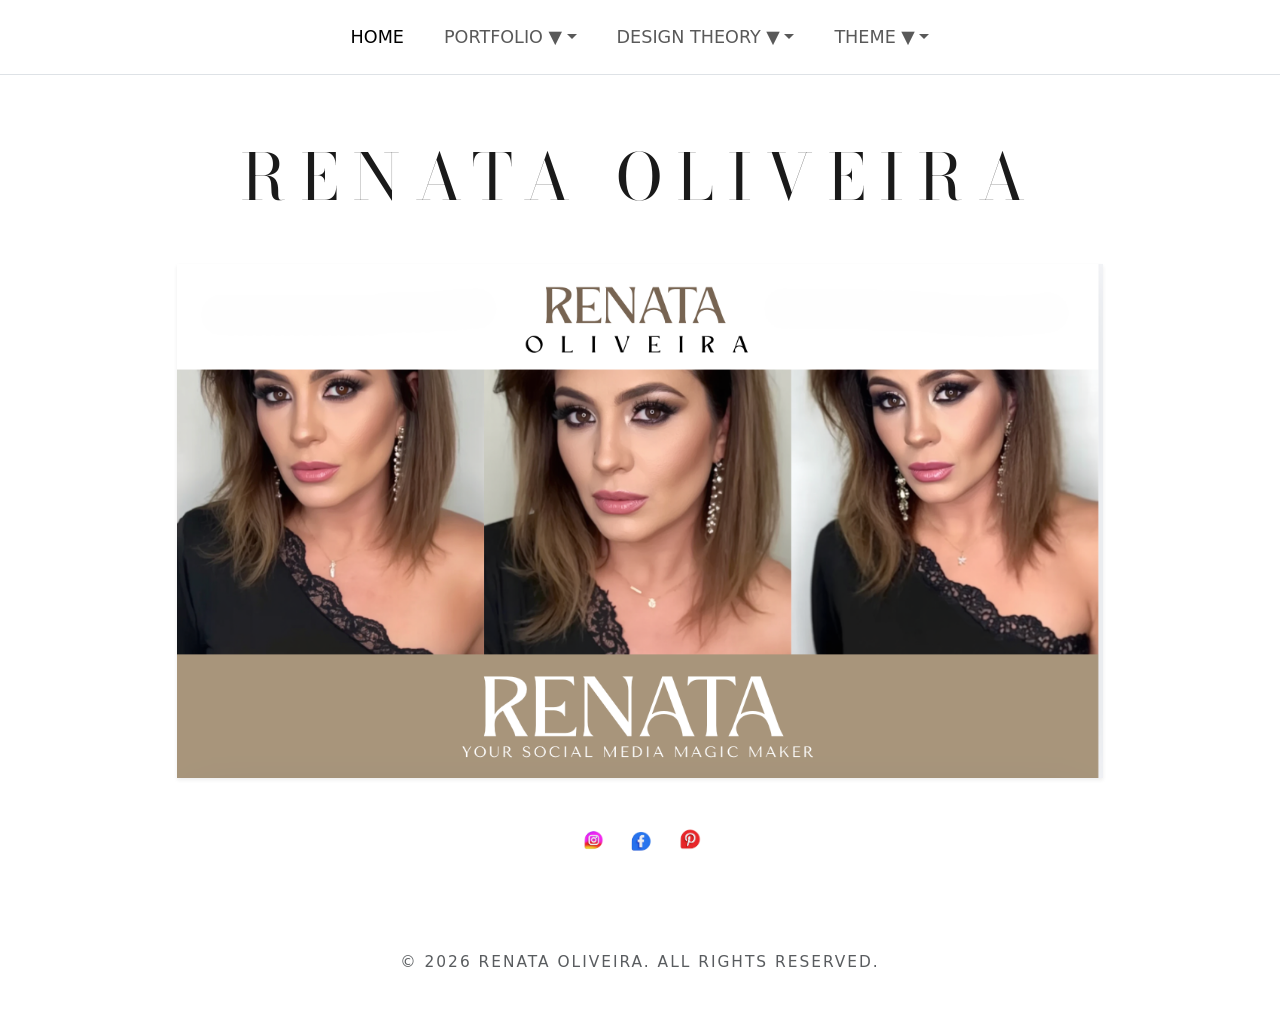
<file: index.html>
<!DOCTYPE html>
<html lang="en">
<head>
    <meta charset="UTF-8">
    <meta name="viewport" content="width=device-width, initial-scale=1.0">
    <title>Renata Oliver | Home</title>
    <link href="https://fonts.googleapis.com/css2?family=Bodoni+Moda:ital,wght@0,400..900;1,400..900&family=Inter:wght@300;400;700&display=swap" rel="stylesheet">
    <link href="https://cdn.jsdelivr.net/npm/bootstrap@5.3.0/dist/css/bootstrap.min.css" rel="stylesheet">
    <link rel="stylesheet" href="style.css">
</head>
<body class="font-medium">

    <nav class="navbar navbar-expand-lg navbar-light bg-white border-bottom py-3">
        <div class="container justify-content-center">
            <button class="navbar-toggler" type="button" data-bs-toggle="collapse" data-bs-target="#navbarNav">
                <span class="navbar-toggler-icon"></span>
            </button>
            <div class="collapse navbar-collapse" id="navbarNav">
                <ul class="navbar-nav mx-auto gap-lg-4 align-items-center">
                    <li class="nav-item"><a class="nav-link active" href="index.html">HOME</a></li>
                    
                    <li class="nav-item dropdown">
                        <a class="nav-link dropdown-toggle" href="#" data-bs-toggle="dropdown">PORTFOLIO ▼</a>
                        <ul class="dropdown-menu border-0 shadow-sm">
                            <li><a class="dropdown-item" href="resume.html">Full Resume</a></li>
                            <li><a class="dropdown-item" href="digital-showcase.html">Digital Showcase</a></li>
                            <li><a class="dropdown-item" href="quiz-mine.html">Marketing Quiz</a></li>
                        </ul>
                    </li>

                    <li class="nav-item dropdown">
                        <a class="nav-link dropdown-toggle" href="#" data-bs-toggle="dropdown">DESIGN THEORY ▼</a>
                        <ul class="dropdown-menu border-0 shadow-sm">
                            <li><a class="dropdown-item" href="color-overview.html">Color Overview</a></li>
                            <li><a class="dropdown-item" href="typographyoverview.html">Typography</a></li>
                        </ul>
                    </li>

                    <li class="nav-item dropdown">
                        <a class="nav-link dropdown-toggle" href="#" id="themeDrop" data-bs-toggle="dropdown">THEME ▼</a>
                        <ul class="dropdown-menu border-0 shadow-sm text-center">
                            <li><button class="dropdown-item" onclick="applyTheme('light')">Light Mode</button></li>
                            <li><button class="dropdown-item" onclick="applyTheme('dark')">Dark Mode</button></li>
                            <li><hr class="dropdown-divider"></li>
                            <li class="dropdown-header">Font Size</li>
                            <li><button class="dropdown-item" onclick="applySize('small')">Small</button></li>
                            <li><button class="dropdown-item" onclick="applySize('medium')">Medium</button></li>
                            <li><button class="dropdown-item" onclick="applySize('large')">Large</button></li>
                        </ul>
                    </li>
                </ul>
            </div>
        </div>
    </nav>

    <main class="container text-center mt-5 pt-3">
        <h1 class="luxury-name display-3 mb-5">RENATA OLIVEIRA</h1>
        
        <div class="row justify-content-center">
            <div class="col-12 col-lg-10">
                <img src="image/bannerpicture.png" alt="Renata Oliver Banner" class="img-fluid shadow-sm">
            </div>
        </div>

        <div class="d-flex justify-content-center gap-4 mt-5">
            <a href="#"><img src="image/instagram.png" width="25"></a>
            <a href="#"><img src="image/facebook.png" width="25"></a>
            <a href="#"><img src="image/pinterest.png" width="25"></a>
        </div>
    </main>

    <footer class="text-center py-5 mt-5 text-muted small">
        © 2026 RENATA OLIVEIRA. ALL RIGHTS RESERVED.
    </footer>

    <script src="https://cdn.jsdelivr.net/npm/bootstrap@5.3.0/dist/js/bootstrap.bundle.min.js"></script>

    <script>
        function applyTheme(m) {
            if(m === 'dark') {
                document.body.classList.add('dark-mode');
            } else {
                document.body.classList.remove('dark-mode');
            }
        }
        function applySize(s) {
            document.body.classList.remove('font-small', 'font-medium', 'font-large');
            document.body.classList.add('font-' + s);
        }
    </script>
    <script>
    // 1. RUN IMMEDIATELY ON LOAD: Checks memory before the user sees the page
    (function() {
        const savedMode = localStorage.getItem('themeMode');
        const savedSize = localStorage.getItem('fontSize');
        if (savedMode === 'dark') { document.body.classList.add('dark-mode'); }
        if (savedSize) { document.body.classList.add('font-' + savedSize); }
    })();

    // 2. THEME SWITCHER: Saves choice to browser memory
    function applyTheme(m) {
        if (m === 'dark') {
            document.body.classList.add('dark-mode');
            localStorage.setItem('themeMode', 'dark');
        } else {
            document.body.classList.remove('dark-mode');
            localStorage.setItem('themeMode', 'light');
        }
    }

    // 3. FONT SIZE SWITCHER: Saves size to browser memory
    function applySize(s) {
        document.body.classList.remove('font-small', 'font-medium', 'font-large');
        document.body.classList.add('font-' + s);
        localStorage.setItem('fontSize', s);
    }
</script>
</body>
</html>
</file>
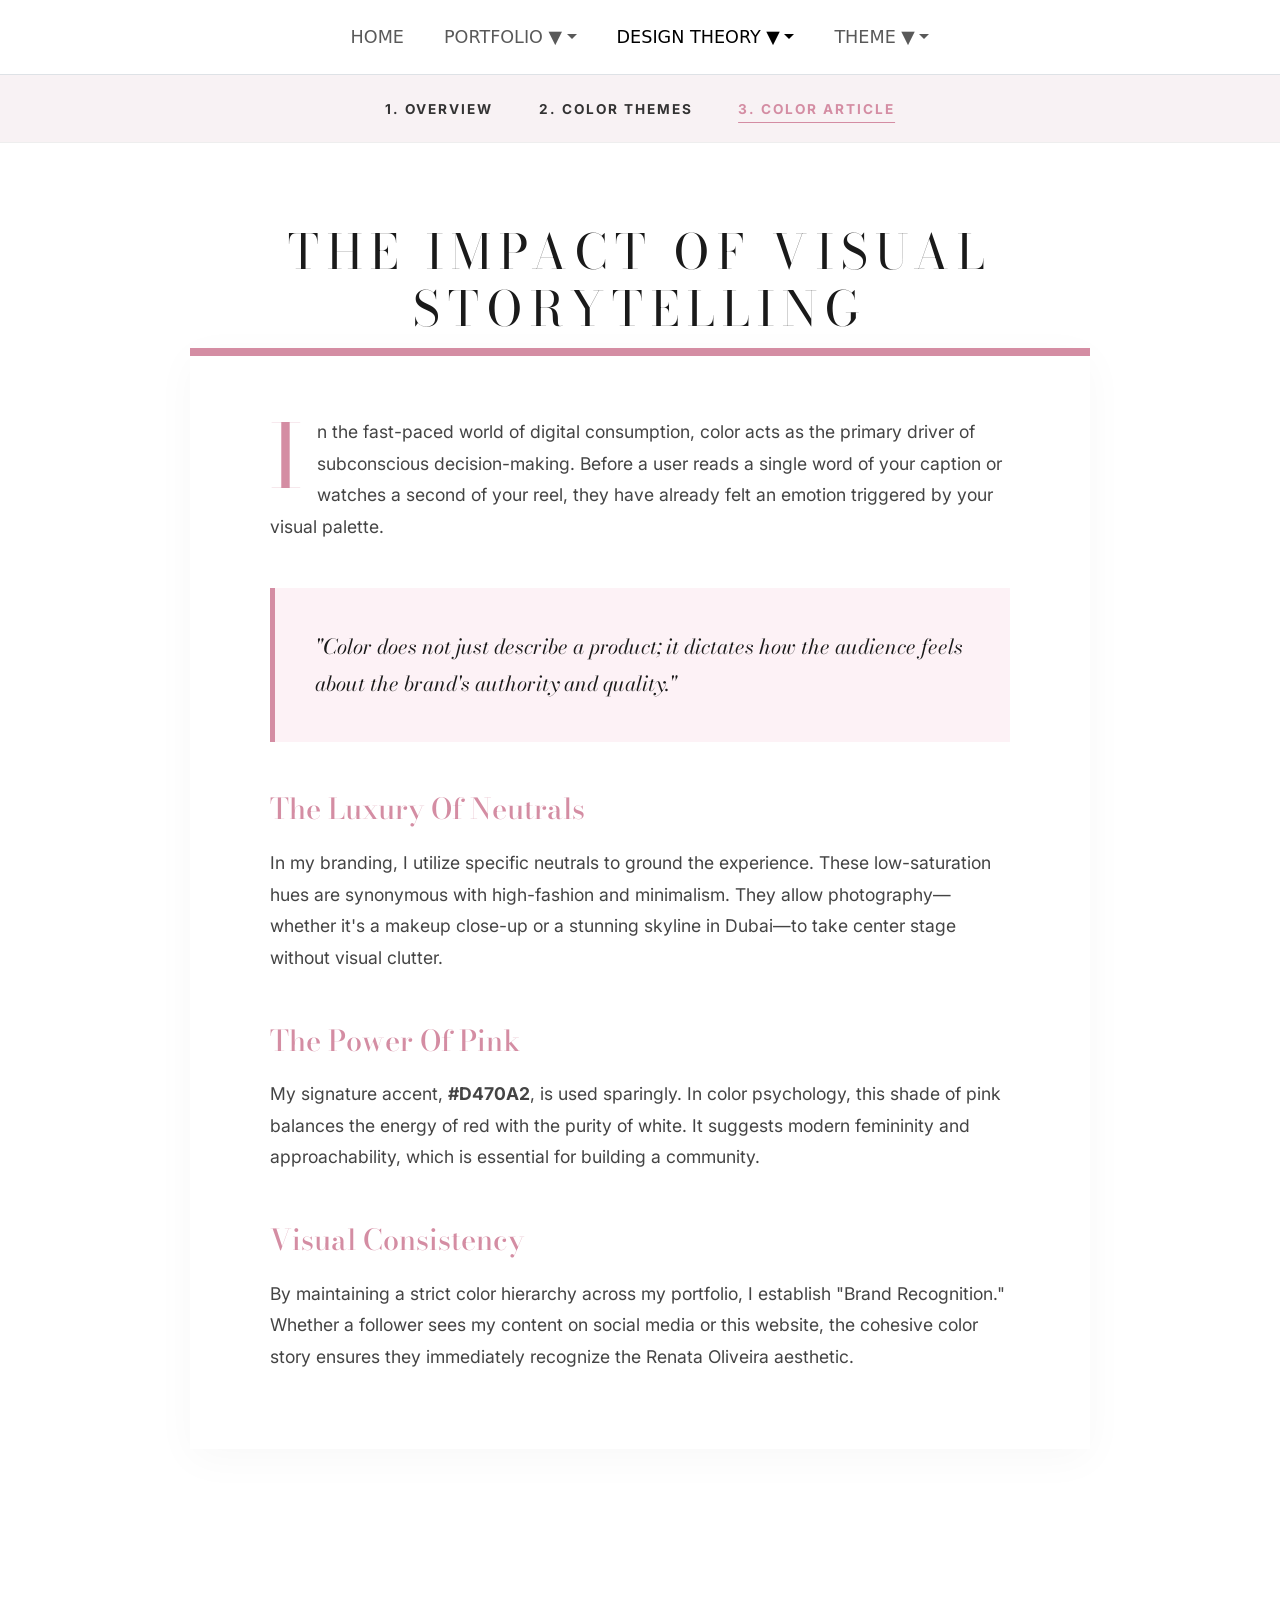
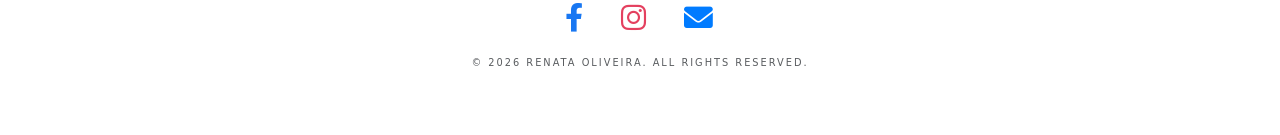
<file: color-article.html>
<!DOCTYPE html>
<html lang="en">
<head>
    <meta charset="UTF-8">
    <meta name="viewport" content="width=device-width, initial-scale=1.0">
    <title>Renata Oliver | Psychology of Brand Color</title>
    <link href="https://fonts.googleapis.com/css2?family=Bodoni+Moda:ital,wght@0,400..900;1,400..900&family=Inter:wght@300;400;700&display=swap" rel="stylesheet">
    <link href="https://cdn.jsdelivr.net/npm/bootstrap@5.3.0/dist/css/bootstrap.min.css" rel="stylesheet">
    <link rel="stylesheet" href="https://cdnjs.cloudflare.com/ajax/libs/font-awesome/6.0.0/css/all.min.css">
    <link rel="stylesheet" href="style.css">
    
    <style>
        /* Sub-Nav Styling */
        .sub-nav { background-color: #f8f2f4; padding: 20px 0; border-bottom: 1px solid #eee; }
        .nav-link-sub { font-family: 'Inter', sans-serif; font-weight: 700; text-transform: uppercase; letter-spacing: 2px; color: #333; text-decoration: none; margin: 0 20px; font-size: 0.85rem; }
        .nav-link-sub.active { color: #d48da3; text-decoration: underline; text-underline-offset: 8px; }

        /* Article Header Scaling */
        .article-header {
            font-family: 'Bodoni Moda', serif;
            text-transform: uppercase;
            font-weight: 400;
            margin: 80px 0 40px;
            font-size: clamp(1.8rem, 4vw, 3rem); 
            letter-spacing: 8px; 
            text-align: center;
        }

        /* The Main Article Container */
        .article-body {
            background: white;
            padding: 60px 80px;
            box-shadow: 0 10px 40px rgba(0,0,0,0.03);
            border-top: 8px solid #d48da3;
            max-width: 900px;
            margin: -30px auto 100px;
            position: relative;
            z-index: 2;
            line-height: 1.8;
            font-family: 'Inter', sans-serif;
            color: #444;
        }

        /* Luxury Drop Cap */
        .drop-cap::first-letter {
            font-family: 'Bodoni Moda', serif;
            float: left;
            font-size: 5.5rem;
            line-height: 0.7;
            padding-top: 10px;
            padding-right: 15px;
            color: #d48da3;
        }

        /* Blockquote */
        .editorial-quote {
            background-color: #fdf2f6;
            border-left: 5px solid #d48da3;
            padding: 40px;
            margin: 45px 0;
            font-style: italic;
            font-family: 'Bodoni Moda', serif;
            font-size: 1.3rem;
            color: #1a1a1a;
        }

        .section-title {
            font-family: 'Bodoni Moda', serif;
            color: #d48da3;
            font-size: 1.8rem;
            margin-top: 50px;
            margin-bottom: 20px;
            text-transform: capitalize;
        }

        /* --- Social Icon Colors (Branded) --- */
        .social-icons a { font-size: 1.8rem; margin: 0 15px; display: inline-block; transition: transform 0.3s; }
        .social-icons a:hover { transform: scale(1.1); }
        .fa-facebook-f { color: #1877F2; } 
        .fa-instagram { color: #E4405F; }  
        .fa-envelope { color: #007bff; }

        /* Dark Mode Support */
        body.dark-mode { background-color: #121212 !important; color: #fdfafb !important; }
        body.dark-mode .navbar, body.dark-mode .article-body, body.dark-mode .dropdown-menu { background-color: #1e1e1e !important; border-color: #333 !important; }
        body.dark-mode .editorial-quote { background-color: #251e21; color: #fdfafb; }
        body.dark-mode .article-body { color: #ccc; }
        body.dark-mode .nav-link, body.dark-mode .dropdown-item, body.dark-mode .nav-link-sub { color: #fdfafb !important; }
        body.dark-mode .fa-facebook-f { color: #4c9aff; }
        body.dark-mode .fa-instagram { color: #ff5d7b; }
        body.dark-mode .fa-envelope { color: #4da3ff; }
    </style>
</head>
<body class="font-medium">

    <nav class="navbar navbar-expand-lg navbar-light bg-white border-bottom py-3">
        <div class="container justify-content-center">
            <button class="navbar-toggler" type="button" data-bs-toggle="collapse" data-bs-target="#navbarNav">
                <span class="navbar-toggler-icon"></span>
            </button>
            <div class="collapse navbar-collapse" id="navbarNav">
                <ul class="navbar-nav mx-auto gap-lg-4 align-items-center">
                    <li class="nav-item"><a class="nav-link" href="index.html">HOME</a></li>
                    
                    <li class="nav-item dropdown">
                        <a class="nav-link dropdown-toggle" href="#" data-bs-toggle="dropdown">PORTFOLIO ▼</a>
                        <ul class="dropdown-menu border-0 shadow-sm">
                            <li><a class="dropdown-item" href="resume.html">Full Resume</a></li>
                            <li><a class="dropdown-item" href="digital-showcase.html">Digital Showcase</a></li>
                            <li><hr class="dropdown-divider"></li>
                            <li><a class="dropdown-item" href="quiz-mine.html">Marketing Quiz</a></li>
                        </ul>
                    </li>

                    <li class="nav-item dropdown">
                        <a class="nav-link dropdown-toggle active" href="#" data-bs-toggle="dropdown">DESIGN THEORY ▼</a>
                        <ul class="dropdown-menu border-0 shadow-sm">
                            <li><a class="dropdown-item" href="color-overview.html">Color Overview</a></li>
                            <li><a class="dropdown-item" href="color-themes.html">Color Themes</a></li>
                            <li><a class="dropdown-item active" href="color-article.html">Color Article</a></li>
                            <li><hr class="dropdown-divider"></li>
                            <li><a class="dropdown-item" href="typographyoverview.html">Typography Overview</a></li>
                        </ul>
                    </li>

                    <li class="nav-item dropdown">
                        <a class="nav-link dropdown-toggle" href="#" id="themeDrop" data-bs-toggle="dropdown">THEME ▼</a>
                        <ul class="dropdown-menu border-0 shadow-sm text-center">
                            <li><button class="dropdown-item" onclick="applyTheme('light')">Light Mode</button></li>
                            <li><button class="dropdown-item" onclick="applyTheme('dark')">Dark Mode</button></li>
                            <li><hr class="dropdown-divider"></li>
                            <li><button class="dropdown-item" onclick="applySize('small')">Small</button></li>
                            <li><button class="dropdown-item" onclick="applySize('medium')">Medium</button></li>
                            <li><button class="dropdown-item" onclick="applySize('large')">Large</button></li>
                        </ul>
                    </li>
                </ul>
            </div>
        </div>
    </nav>

    <div class="sub-nav text-center">
        <a href="color-overview.html" class="nav-link-sub">1. OVERVIEW</a>
        <a href="color-themes.html" class="nav-link-sub">2. COLOR THEMES</a>
        <a href="color-article.html" class="nav-link-sub active">3. COLOR ARTICLE</a>
    </div>

    <div class="container">
        <h1 class="article-header">THE IMPACT OF VISUAL STORYTELLING</h1>

        <div class="article-body">
            <p class="drop-cap">
                In the fast-paced world of digital consumption, color acts as the primary driver of subconscious decision-making. Before a user reads a single word of your caption or watches a second of your reel, they have already felt an emotion triggered by your visual palette.
            </p>

            <div class="editorial-quote">
                "Color does not just describe a product; it dictates how the audience feels about the brand's authority and quality."
            </div>

            <h2 class="section-title">The Luxury of Neutrals</h2>
            <p>
                In my branding, I utilize specific neutrals to ground the experience. These low-saturation hues are synonymous with high-fashion and minimalism. They allow photography—whether it's a makeup close-up or a stunning skyline in Dubai—to take center stage without visual clutter.
            </p>

            <h2 class="section-title">The Power of Pink</h2>
            <p>
                My signature accent, <strong>#D470A2</strong>, is used sparingly. In color psychology, this shade of pink balances the energy of red with the purity of white. It suggests modern femininity and approachability, which is essential for building a community.
            </p>

            <h2 class="section-title">Visual Consistency</h2>
            <p>
                By maintaining a strict color hierarchy across my portfolio, I establish "Brand Recognition." Whether a follower sees my content on social media or this website, the cohesive color story ensures they immediately recognize the Renata Oliveira aesthetic.
            </p>
        </div>
    </div>

    <footer class="text-center py-5">
        <div class="social-icons mb-3">
            <a href="https://www.facebook.com/welovejetlag" target="_blank"><i class="fab fa-facebook-f"></i></a>
            <a href="https://www.instagram.com/welovejetlag" target="_blank"><i class="fab fa-instagram"></i></a>
            <a href="mailto:renatamartello@gmail.com"><i class="fas fa-envelope"></i></a>
        </div>
        <p class="text-muted small">© 2026 RENATA OLIVEIRA. ALL RIGHTS RESERVED.</p>
    </footer>

    <script src="https://cdn.jsdelivr.net/npm/bootstrap@5.3.0/dist/js/bootstrap.bundle.min.js"></script>
    <script>
        (function() {
            const savedMode = localStorage.getItem('themeMode');
            const savedSize = localStorage.getItem('fontSize');
            if (savedMode === 'dark') { document.body.classList.add('dark-mode'); }
            if (savedSize) { document.body.classList.add('font-' + savedSize); }
        })();

        function applyTheme(m) {
            if (m === 'dark') {
                document.body.classList.add('dark-mode');
                localStorage.setItem('themeMode', 'dark');
            } else {
                document.body.classList.remove('dark-mode');
                localStorage.setItem('themeMode', 'light');
            }
        }

        function applySize(s) {
            document.body.classList.remove('font-small', 'font-medium', 'font-large');
            document.body.classList.add('font-' + s);
            localStorage.setItem('fontSize', s);
        }
    </script>
</body>
</html>
</file>
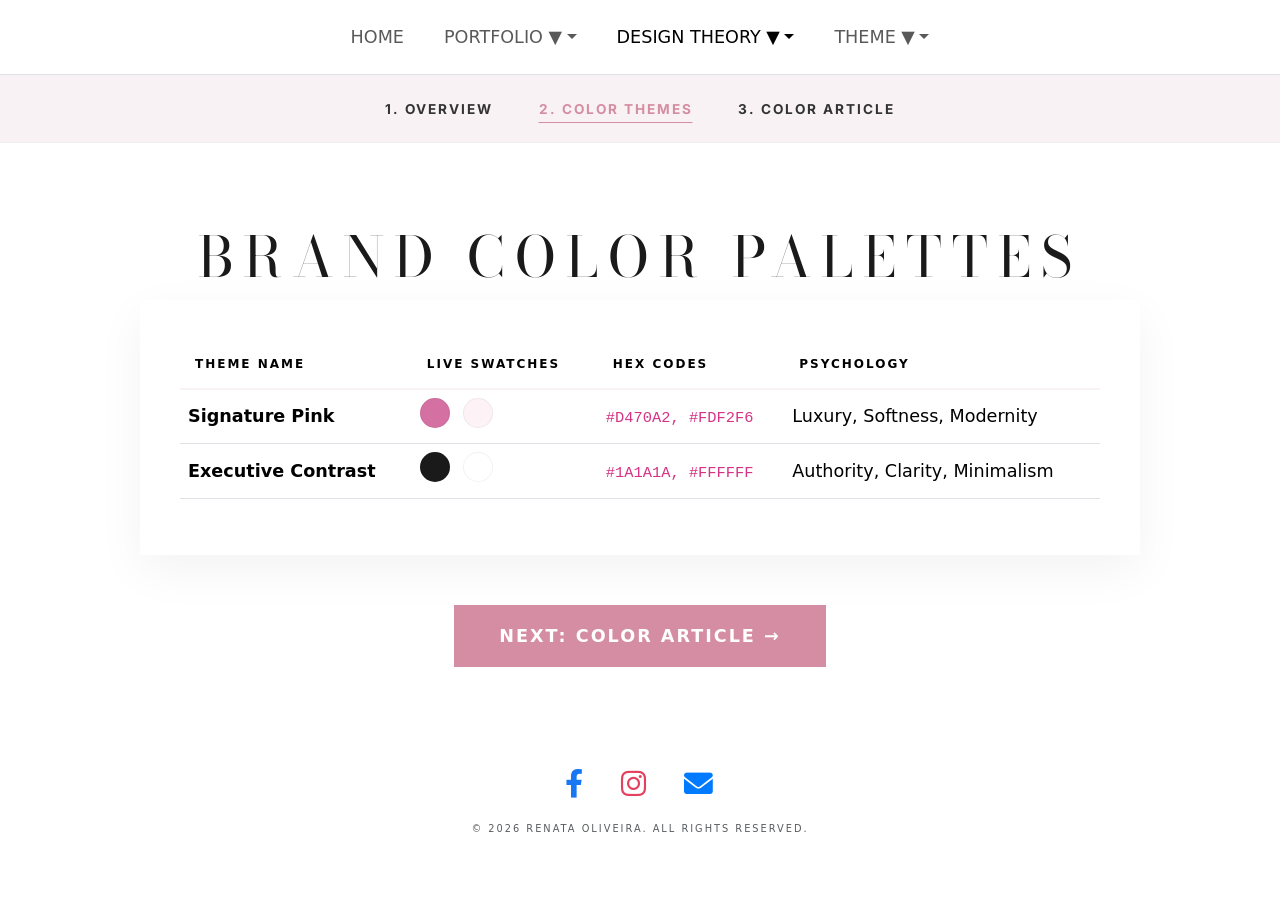
<file: color-themes.html>
<!DOCTYPE html>
<html lang="en">
<head>
    <meta charset="UTF-8">
    <meta name="viewport" content="width=device-width, initial-scale=1.0">
    <title>Renata Oliver | Brand Color Palettes</title>
    <link href="https://fonts.googleapis.com/css2?family=Bodoni+Moda:ital,wght@0,400..900;1,400..900&family=Inter:wght@300;400;700&display=swap" rel="stylesheet">
    <link href="https://cdn.jsdelivr.net/npm/bootstrap@5.3.0/dist/css/bootstrap.min.css" rel="stylesheet">
    <link rel="stylesheet" href="https://cdnjs.cloudflare.com/ajax/libs/font-awesome/6.0.0/css/all.min.css">
    <link rel="stylesheet" href="style.css">
    
    <style>
        .sub-nav { background-color: #f8f2f4; padding: 20px 0; border-bottom: 1px solid #eee; }
        .nav-link-sub { font-family: 'Inter', sans-serif; font-weight: 700; text-transform: uppercase; letter-spacing: 2px; color: #333; text-decoration: none; margin: 0 20px; font-size: 0.85rem; }
        .nav-link-sub.active { color: #d48da3; text-decoration: underline; text-underline-offset: 8px; }

        .palette-header {
            font-family: 'Bodoni Moda', serif;
            text-transform: uppercase;
            font-weight: 400;
            margin: 80px 0 40px;
            font-size: clamp(2rem, 5vw, 3.5rem); 
            letter-spacing: 10px; 
            text-align: center;
        }

        .table-container {
            background: white;
            padding: 40px;
            box-shadow: 0 15px 45px rgba(0,0,0,0.05);
            max-width: 1000px;
            margin: -30px auto 50px;
            position: relative;
            z-index: 2;
        }

        .table thead th {
            text-transform: uppercase;
            font-size: 0.75rem;
            letter-spacing: 2px;
            border-bottom: 2px solid #f8f2f4;
            padding: 15px;
        }

        .swatch-circle {
            width: 30px;
            height: 30px;
            border-radius: 50%;
            display: inline-block;
            margin-right: 8px;
            border: 1px solid rgba(0,0,0,0.05);
        }

        .btn-next {
            background-color: #d48da3;
            color: white !important;
            padding: 18px 45px;
            text-transform: uppercase;
            font-weight: 700;
            letter-spacing: 2px;
            transition: all 0.3s ease;
            text-decoration: none;
            display: inline-block;
            border: none;
        }

        /* --- Social Icon Colors (Branded) --- */
        .social-icons a { font-size: 1.8rem; margin: 0 15px; display: inline-block; transition: transform 0.3s; }
        .social-icons a:hover { transform: scale(1.1); }
        .fa-facebook-f { color: #1877F2; } 
        .fa-instagram { color: #E4405F; }  
        .fa-envelope { color: #007bff; }

        /* Dark Mode Support */
        body.dark-mode { background-color: #121212 !important; color: #fdfafb !important; }
        body.dark-mode .navbar, body.dark-mode .table-container, body.dark-mode .dropdown-menu { background-color: #1e1e1e !important; border-color: #333 !important; }
        body.dark-mode .table td, body.dark-mode .table th, body.dark-mode .nav-link, body.dark-mode .dropdown-item { color: #fdfafb !important; border-color: #333; }
        body.dark-mode code { color: #d48da3; background: transparent; }
        body.dark-mode .fa-facebook-f { color: #4c9aff; }
        body.dark-mode .fa-instagram { color: #ff5d7b; }
        body.dark-mode .fa-envelope { color: #4da3ff; }
    </style>
</head>
<body class="font-medium">

    <nav class="navbar navbar-expand-lg navbar-light bg-white border-bottom py-3">
        <div class="container justify-content-center">
            <button class="navbar-toggler" type="button" data-bs-toggle="collapse" data-bs-target="#navbarNav">
                <span class="navbar-toggler-icon"></span>
            </button>
            <div class="collapse navbar-collapse" id="navbarNav">
                <ul class="navbar-nav mx-auto gap-lg-4 align-items-center">
                    <li class="nav-item"><a class="nav-link" href="index.html">HOME</a></li>
                    <li class="nav-item dropdown">
                        <a class="nav-link dropdown-toggle" href="#" data-bs-toggle="dropdown">PORTFOLIO ▼</a>
                        <ul class="dropdown-menu border-0 shadow-sm">
                            <li><a class="dropdown-item" href="resume.html">Full Resume</a></li>
                            <li><a class="dropdown-item" href="digital-showcase.html">Digital Showcase</a></li>
                            <li><a class="dropdown-item" href="quiz-mine.html">Marketing Quiz</a></li>
                        </ul>
                    </li>
                    <li class="nav-item dropdown">
                        <a class="nav-link dropdown-toggle active" href="#" data-bs-toggle="dropdown">DESIGN THEORY ▼</a>
                        <ul class="dropdown-menu border-0 shadow-sm">
                            <li><a class="dropdown-item" href="color-overview.html">Color Overview</a></li>
                            <li><a class="dropdown-item active" href="color-themes.html">Color Themes</a></li>
                            <li><a class="dropdown-item" href="color-article.html">Color Article</a></li>
                        </ul>
                    </li>
                    <li class="nav-item dropdown">
                        <a class="nav-link dropdown-toggle" href="#" id="themeDrop" data-bs-toggle="dropdown">THEME ▼</a>
                        <ul class="dropdown-menu border-0 shadow-sm text-center">
                            <li><button class="dropdown-item" onclick="applyTheme('light')">Light Mode</button></li>
                            <li><button class="dropdown-item" onclick="applyTheme('dark')">Dark Mode</button></li>
                            <li><hr class="dropdown-divider"></li>
                            <li><button class="dropdown-item" onclick="applySize('small')">Small</button></li>
                            <li><button class="dropdown-item" onclick="applySize('medium')">Medium</button></li>
                            <li><button class="dropdown-item" onclick="applySize('large')">Large</button></li>
                        </ul>
                    </li>
                </ul>
            </div>
        </div>
    </nav>

    <div class="sub-nav text-center">
        <a href="color-overview.html" class="nav-link-sub">1. OVERVIEW</a>
        <a href="color-themes.html" class="nav-link-sub active">2. COLOR THEMES</a>
        <a href="color-article.html" class="nav-link-sub">3. COLOR ARTICLE</a>
    </div>

    <div class="container">
        <h1 class="palette-header">Brand Color Palettes</h1>

        <div class="table-container">
            <div class="table-responsive">
                <table class="table align-middle">
                    <thead>
                        <tr>
                            <th>Theme Name</th>
                            <th>Live Swatches</th>
                            <th>Hex Codes</th>
                            <th>Psychology</th>
                        </tr>
                    </thead>
                    <tbody>
                        <tr>
                            <td class="fw-bold">Signature Pink</td>
                            <td>
                                <span class="swatch-circle" style="background-color: #D470A2;"></span>
                                <span class="swatch-circle" style="background-color: #FDF2F6;"></span>
                            </td>
                            <td><code>#D470A2, #FDF2F6</code></td>
                            <td>Luxury, Softness, Modernity</td>
                        </tr>
                        <tr>
                            <td class="fw-bold">Executive Contrast</td>
                            <td>
                                <span class="swatch-circle" style="background-color: #1A1A1A;"></span>
                                <span class="swatch-circle" style="background-color: #FFFFFF;"></span>
                            </td>
                            <td><code>#1A1A1A, #FFFFFF</code></td>
                            <td>Authority, Clarity, Minimalism</td>
                        </tr>
                    </tbody>
                </table>
            </div>
        </div>

        <div class="text-center mb-5">
            <a href="color-article.html" class="btn-next">Next: Color Article →</a>
        </div>
    </div>

    <footer class="text-center py-5">
        <div class="social-icons mb-3">
            <a href="https://www.facebook.com/welovejetlag" target="_blank"><i class="fab fa-facebook-f"></i></a>
            <a href="https://www.instagram.com/welovejetlag" target="_blank"><i class="fab fa-instagram"></i></a>
            <a href="mailto:renatamartello@gmail.com"><i class="fas fa-envelope"></i></a>
        </div>
        <p class="text-muted small">© 2026 RENATA OLIVEIRA. ALL RIGHTS RESERVED.</p>
    </footer>

    <script src="https://cdn.jsdelivr.net/npm/bootstrap@5.3.0/dist/js/bootstrap.bundle.min.js"></script>
    <script>
        (function() {
            const savedMode = localStorage.getItem('themeMode');
            const savedSize = localStorage.getItem('fontSize');
            if (savedMode === 'dark') { document.body.classList.add('dark-mode'); }
            if (savedSize) { document.body.classList.add('font-' + savedSize); }
        })();

        function applyTheme(m) {
            if (m === 'dark') {
                document.body.classList.add('dark-mode');
                localStorage.setItem('themeMode', 'dark');
            } else {
                document.body.classList.remove('dark-mode');
                localStorage.setItem('themeMode', 'light');
            }
        }

        function applySize(s) {
            document.body.classList.remove('font-small', 'font-medium', 'font-large');
            document.body.classList.add('font-' + s);
            localStorage.setItem('fontSize', s);
        }
    </script>
</body>
</html>
</file>
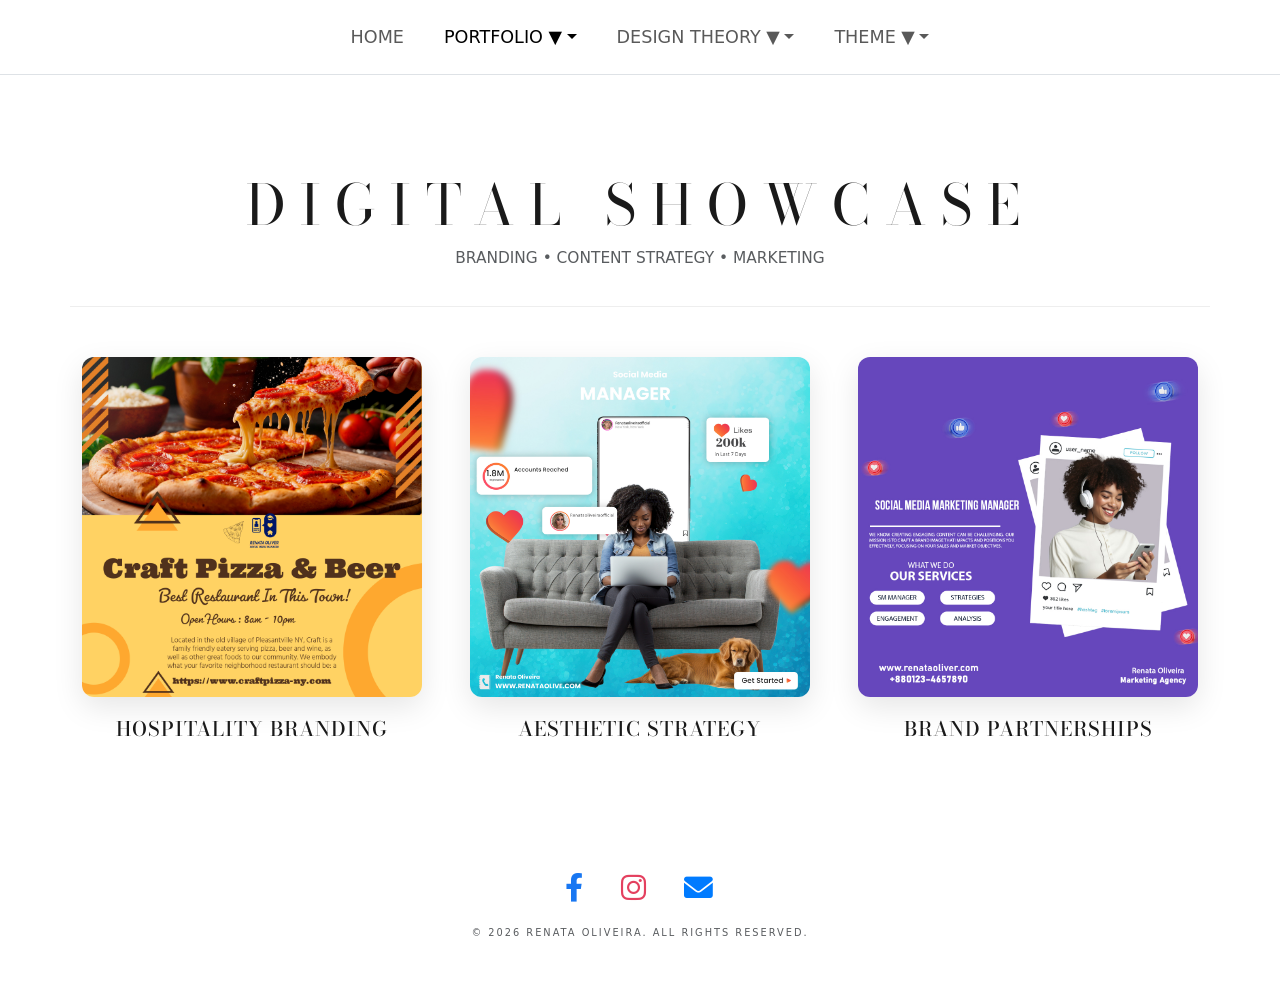
<file: digital-showcase.html>
<!DOCTYPE html>
<html lang="en">
<head>
    <meta charset="UTF-8">
    <meta name="viewport" content="width=device-width, initial-scale=1.0">
    <title>Renata Oliveira | Digital Showcase</title>
    <link href="https://fonts.googleapis.com/css2?family=Bodoni+Moda:ital,wght@0,400..900;1,400..900&family=Inter:wght@300;400;700&display=swap" rel="stylesheet">
    <link href="https://cdn.jsdelivr.net/npm/bootstrap@5.3.0/dist/css/bootstrap.min.css" rel="stylesheet">
    <link rel="stylesheet" href="https://cdnjs.cloudflare.com/ajax/libs/font-awesome/6.0.0/css/all.min.css">
    <link rel="stylesheet" href="style.css">
    
    <style>
        .showcase-header { border-bottom: 1px solid #eee; padding-bottom: 20px; margin-bottom: 50px; }
        
        .showcase-card {
            border: none;
            transition: transform 0.3s ease;
            background: transparent;
            margin-bottom: 30px;
        }
        .showcase-card:hover { transform: translateY(-10px); }
        
        .showcase-img {
            border-radius: 12px;
            box-shadow: 0 10px 30px rgba(0,0,0,0.1);
            width: 100%;
            aspect-ratio: 1 / 1;
            object-fit: cover;
        }
        
        .showcase-title {
            font-family: 'Bodoni Moda', serif;
            font-size: 1.25rem;
            margin-top: 20px;
            letter-spacing: 1px;
            text-transform: uppercase;
            text-align: center;
        }

        /* --- Social Icon Colors (Matching Home Page) --- */
        .social-icons a {
            font-size: 1.8rem;
            margin: 0 15px;
            transition: opacity 0.3s, transform 0.3s;
            display: inline-block;
        }
        .social-icons a:hover {
            opacity: 0.8;
            transform: scale(1.1);
        }
        .fa-facebook-f { color: #1877F2; } /* Facebook Blue */
        .fa-instagram { color: #E4405F; }  /* Instagram Pink/Red */
        .fa-envelope { color: #007bff; }   /* Email Blue */

        /* Dark Mode Support */
        body.dark-mode { background-color: #121212 !important; color: #fdfafb !important; }
        body.dark-mode .navbar, body.dark-mode .dropdown-menu { background-color: #1e1e1e !important; border-color: #333 !important; }
        body.dark-mode .nav-link, body.dark-mode .dropdown-item { color: #fdfafb !important; }
        body.dark-mode .showcase-header { border-color: #333; }
        /* Keep icons bright in dark mode */
        body.dark-mode .fa-facebook-f { color: #4c9aff; }
        body.dark-mode .fa-instagram { color: #ff5d7b; }
        body.dark-mode .fa-envelope { color: #4da3ff; }
    </style>
</head>
<body class="font-medium">

    <nav class="navbar navbar-expand-lg navbar-light bg-white border-bottom py-3">
        <div class="container justify-content-center">
            <button class="navbar-toggler" type="button" data-bs-toggle="collapse" data-bs-target="#navbarNav">
                <span class="navbar-toggler-icon"></span>
            </button>
            <div class="collapse navbar-collapse" id="navbarNav">
                <ul class="navbar-nav mx-auto gap-lg-4 align-items-center">
                    <li class="nav-item"><a class="nav-link" href="index.html">HOME</a></li>
                    
                    <li class="nav-item dropdown">
                        <a class="nav-link dropdown-toggle active" href="#" data-bs-toggle="dropdown" aria-expanded="false">PORTFOLIO ▼</a>
                        <ul class="dropdown-menu border-0 shadow-sm">
                            <li><a class="dropdown-item" href="resume.html">Full Resume</a></li>
                            <li><a class="dropdown-item active" href="digital-showcase.html">Digital Showcase</a></li>
                            <li><hr class="dropdown-divider"></li>
                            <li><a class="dropdown-item" href="quiz-mine.html">Design Quiz</a></li>
                        </ul>
                    </li>

                    <li class="nav-item dropdown">
                        <a class="nav-link dropdown-toggle" href="#" data-bs-toggle="dropdown" aria-expanded="false">DESIGN THEORY ▼</a>
                        <ul class="dropdown-menu border-0 shadow-sm">
                            <li><a class="dropdown-item" href="color-overview.html">Color Overview</a></li>
                            <li><a class="dropdown-item" href="typographyoverview.html">Typography Overview</a></li>
                        </ul>
                    </li>

                    <li class="nav-item dropdown">
                        <a class="nav-link dropdown-toggle" href="#" id="themeDrop" data-bs-toggle="dropdown" aria-expanded="false">THEME ▼</a>
                        <ul class="dropdown-menu border-0 shadow-sm text-center">
                            <li><button class="dropdown-item" onclick="applyTheme('light')">Light Mode</button></li>
                            <li><button class="dropdown-item" onclick="applyTheme('dark')">Dark Mode</button></li>
                            <li><hr class="dropdown-divider"></li>
                            <li><button class="dropdown-item" onclick="applySize('small')">Small</button></li>
                            <li><button class="dropdown-item" onclick="applySize('medium')">Medium</button></li>
                            <li><button class="dropdown-item" onclick="applySize('large')">Large</button></li>
                        </ul>
                    </li>
                </ul>
            </div>
        </div>
    </nav>

    <header class="container mt-5 pt-5 text-center showcase-header">
        <h1 class="display-4 luxury-name">DIGITAL SHOWCASE</h1>
        <p class="text-muted text-uppercase tracking-widest small">Branding • Content Strategy • Marketing</p>
    </header>

    <main class="container my-5">
        <div class="row g-5">
            <div class="col-md-4">
                <div class="showcase-card">
                    <img src="image/pizza1.jpg" class="showcase-img" alt="Hospitality Branding">
                    <h3 class="showcase-title">Hospitality Branding</h3>
                </div>
            </div>
            <div class="col-md-4">
                <div class="showcase-card">
                    <img src="image/project-3.jpg" class="showcase-img" alt="Social Media Strategy">
                    <h3 class="showcase-title">Aesthetic Strategy</h3>
                </div>
            </div>
            <div class="col-md-4">
                <div class="showcase-card">
                    <img src="image/project-4.jpg" class="showcase-img" alt="Digital Marketing Services">
                    <h3 class="showcase-title">Brand Partnerships</h3>
                </div>
            </div>
        </div>
    </main>

    <footer class="text-center py-5">
        <div class="social-icons mb-3">
            <a href="https://www.facebook.com/welovejetlag" target="_blank"><i class="fab fa-facebook-f"></i></a>
            <a href="https://www.instagram.com/welovejetlag" target="_blank"><i class="fab fa-instagram"></i></a>
            <a href="mailto:renatamartello@gmail.com"><i class="fas fa-envelope"></i></a>
        </div>
        <p class="text-muted small">© 2026 RENATA OLIVEIRA. ALL RIGHTS RESERVED.</p>
    </footer>

    <script src="https://cdn.jsdelivr.net/npm/bootstrap@5.3.0/dist/js/bootstrap.bundle.min.js"></script>
    <script>
        (function() {
            const savedMode = localStorage.getItem('themeMode');
            const savedSize = localStorage.getItem('fontSize');
            if (savedMode === 'dark') { document.body.classList.add('dark-mode'); }
            if (savedSize) { document.body.classList.add('font-' + savedSize); }
        })();

        function applyTheme(m) {
            if (m === 'dark') {
                document.body.classList.add('dark-mode');
                localStorage.setItem('themeMode', 'dark');
            } else {
                document.body.classList.remove('dark-mode');
                localStorage.setItem('themeMode', 'light');
            }
        }

        function applySize(s) {
            document.body.classList.remove('font-small', 'font-medium', 'font-large');
            document.body.classList.add('font-' + s);
            localStorage.setItem('fontSize', s);
        }
    </script>
</body>
</html>
</file>
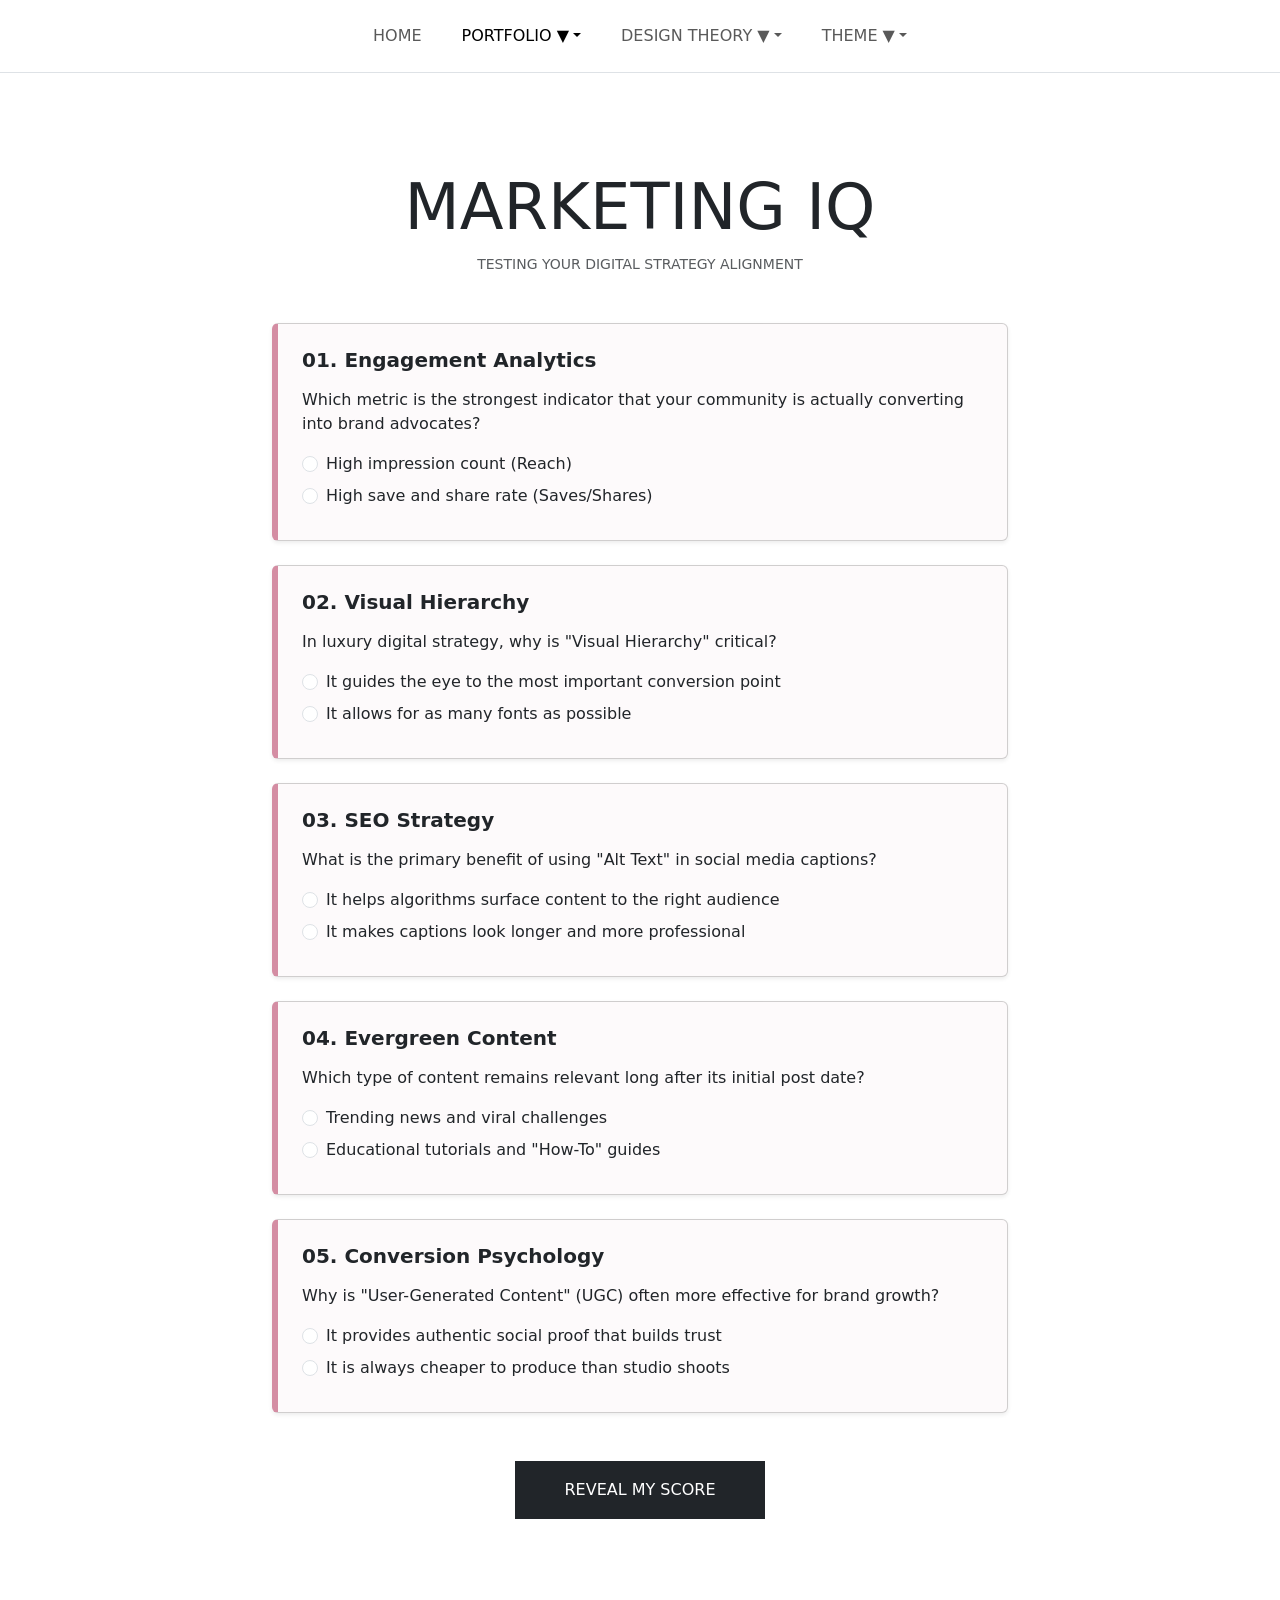
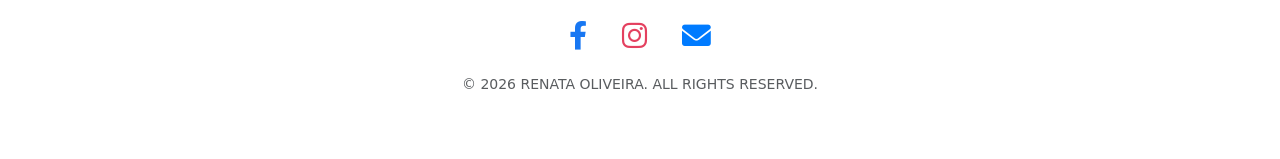
<file: quiz-mine.html>
<!DOCTYPE html>
<html lang="en">
<head>
    <meta charset="UTF-8">
    <meta name="viewport" content="width=device-width, initial-scale=1.0">
    <title>Renata Oliveira | Marketing IQ Quiz</title>
    <link href="https://fonts.googleapis.com/css2?family=Bodoni+Moda:ital,wght@0,400..900;1,400..900&family=Inter:wght@300;400;700&display=swap" rel="stylesheet">
    <link href="https://cdn.jsdelivr.net/npm/bootstrap@5.3.0/dist/css/bootstrap.min.css" rel="stylesheet">
    <link rel="stylesheet" href="https://cdnjs.cloudflare.com/ajax/libs/font-awesome/6.0.0/css/all.min.css">
    
    <style>
        .quiz-card { 
            background-color: #fdfafb; 
            border-left: 6px solid #d48da3; 
            transition: transform 0.2s ease;
        }
        .quiz-card:hover { transform: translateX(10px); }
        .form-check-input:checked { background-color: #d48da3; border-color: #d48da3; }
        #resultArea { background-color: #fdfafb; border-radius: 15px; padding: 40px; margin-top: 50px; }
        
        /* Branded Icons */
        .social-icons a { font-size: 1.8rem; margin: 0 15px; display: inline-block; transition: transform 0.3s; }
        .social-icons a:hover { transform: scale(1.1); }
        .fa-facebook-f { color: #1877F2; } 
        .fa-instagram { color: #E4405F; }  
        .fa-envelope { color: #007bff; }

        /* Dark Mode */
        body.dark-mode { background-color: #121212 !important; color: #fdfafb !important; }
        body.dark-mode .navbar, body.dark-mode .dropdown-menu { background-color: #1e1e1e !important; border-color: #333 !important; }
        body.dark-mode .nav-link, body.dark-mode .dropdown-item { color: #fdfafb !important; }
        body.dark-mode .quiz-card, body.dark-mode #resultArea { background-color: #1a1a1a; color: #ccc; }
    </style>
</head>
<body class="font-medium">

    <nav class="navbar navbar-expand-lg navbar-light bg-white border-bottom py-3">
        <div class="container justify-content-center">
            <button class="navbar-toggler" type="button" data-bs-toggle="collapse" data-bs-target="#navbarNav">
                <span class="navbar-toggler-icon"></span>
            </button>
            <div class="collapse navbar-collapse" id="navbarNav">
                <ul class="navbar-nav mx-auto gap-lg-4 align-items-center">
                    <li class="nav-item"><a class="nav-link" href="../index.html">HOME</a></li>
                    
                    <li class="nav-item dropdown">
                        <a class="nav-link dropdown-toggle active" href="#" role="button" data-bs-toggle="dropdown" aria-expanded="false">PORTFOLIO ▼</a>
                        <ul class="dropdown-menu border-0 shadow-sm">
                            <li><a class="dropdown-item" href="../resume.html">Full Resume</a></li>
                            <li><a class="dropdown-item" href="../digital-showcase.html">Digital Showcase</a></li>
                            <li><hr class="dropdown-divider"></li>
                            <li><a class="dropdown-item active" href="quiz-mine.html">Marketing Quiz</a></li>
                        </ul>
                    </li>

                    <li class="nav-item dropdown">
                        <a class="nav-link dropdown-toggle" href="#" role="button" data-bs-toggle="dropdown" aria-expanded="false">DESIGN THEORY ▼</a>
                        <ul class="dropdown-menu border-0 shadow-sm">
                            <li><a class="dropdown-item" href="../color-overview.html">Color Overview</a></li>
                            <li><a class="dropdown-item" href="../typographyoverview.html">Typography Overview</a></li>
                        </ul>
                    </li>

                    <li class="nav-item dropdown">
                        <a class="nav-link dropdown-toggle" href="#" id="themeDrop" role="button" data-bs-toggle="dropdown" aria-expanded="false">THEME ▼</a>
                        <ul class="dropdown-menu border-0 shadow-sm text-center">
                            <li><button class="dropdown-item" onclick="applyTheme('light')">Light Mode</button></li>
                            <li><button class="dropdown-item" onclick="applyTheme('dark')">Dark Mode</button></li>
                            <li><hr class="dropdown-divider"></li>
                            <li><button class="dropdown-item" onclick="applySize('small')">Small</button></li>
                            <li><button class="dropdown-item" onclick="applySize('medium')">Medium</button></li>
                            <li><button class="dropdown-item" onclick="applySize('large')">Large</button></li>
                        </ul>
                    </li>
                </ul>
            </div>
        </div>
    </nav>

    <main class="container my-5 pt-5">
        <div class="text-center mb-5">
            <h1 class="luxury-name display-3">MARKETING IQ</h1>
            <p class="text-muted small letter-spacing-2 text-uppercase">Testing Your Digital Strategy Alignment</p>
        </div>

        <div class="row justify-content-center">
            <div class="col-md-8">
                <form id="marketingQuiz">
                    <div class="card quiz-card mb-4 p-4 shadow-sm">
                        <h5 class="fw-bold mb-3">01. Engagement Analytics</h5>
                        <p>Which metric is the strongest indicator that your community is actually converting into brand advocates?</p>
                        <div class="form-check mb-2">
                            <input class="form-check-input" type="radio" name="q1" value="wrong" id="q1a">
                            <label class="form-check-label" for="q1a">High impression count (Reach)</label>
                        </div>
                        <div class="form-check mb-2">
                            <input class="form-check-input" type="radio" name="q1" value="correct" id="q1b">
                            <label class="form-check-label" for="q1b">High save and share rate (Saves/Shares)</label>
                        </div>
                    </div>

                    <div class="card quiz-card mb-4 p-4 shadow-sm">
                        <h5 class="fw-bold mb-3">02. Visual Hierarchy</h5>
                        <p>In luxury digital strategy, why is "Visual Hierarchy" critical?</p>
                        <div class="form-check mb-2">
                            <input class="form-check-input" type="radio" name="q2" value="correct" id="q2a">
                            <label class="form-check-label" for="q2a">It guides the eye to the most important conversion point</label>
                        </div>
                        <div class="form-check mb-2">
                            <input class="form-check-input" type="radio" name="q2" value="wrong" id="q2b">
                            <label class="form-check-label" for="q2b">It allows for as many fonts as possible</label>
                        </div>
                    </div>

                    <div class="card quiz-card mb-4 p-4 shadow-sm">
                        <h5 class="fw-bold mb-3">03. SEO Strategy</h5>
                        <p>What is the primary benefit of using "Alt Text" in social media captions?</p>
                        <div class="form-check mb-2">
                            <input class="form-check-input" type="radio" name="q3" value="correct" id="q3a">
                            <label class="form-check-label" for="q3a">It helps algorithms surface content to the right audience</label>
                        </div>
                        <div class="form-check mb-2">
                            <input class="form-check-input" type="radio" name="q3" value="wrong" id="q3b">
                            <label class="form-check-label" for="q3b">It makes captions look longer and more professional</label>
                        </div>
                    </div>

                    <div class="card quiz-card mb-4 p-4 shadow-sm">
                        <h5 class="fw-bold mb-3">04. Evergreen Content</h5>
                        <p>Which type of content remains relevant long after its initial post date?</p>
                        <div class="form-check mb-2">
                            <input class="form-check-input" type="radio" name="q4" value="wrong" id="q4a">
                            <label class="form-check-label" for="q4a">Trending news and viral challenges</label>
                        </div>
                        <div class="form-check mb-2">
                            <input class="form-check-input" type="radio" name="q4" value="correct" id="q4b">
                            <label class="form-check-label" for="q4b">Educational tutorials and "How-To" guides</label>
                        </div>
                    </div>

                    <div class="card quiz-card mb-4 p-4 shadow-sm">
                        <h5 class="fw-bold mb-3">05. Conversion Psychology</h5>
                        <p>Why is "User-Generated Content" (UGC) often more effective for brand growth?</p>
                        <div class="form-check mb-2">
                            <input class="form-check-input" type="radio" name="q5" value="correct" id="q5a">
                            <label class="form-check-label" for="q5a">It provides authentic social proof that builds trust</label>
                        </div>
                        <div class="form-check mb-2">
                            <input class="form-check-input" type="radio" name="q5" value="wrong" id="q5b">
                            <label class="form-check-label" for="q5b">It is always cheaper to produce than studio shoots</label>
                        </div>
                    </div>

                    <div class="text-center mt-5">
                        <button type="button" class="btn btn-dark px-5 py-3 rounded-0" onclick="calculateResults()">REVEAL MY SCORE</button>
                    </div>
                </form>

                <div id="resultArea" class="d-none shadow text-center">
                    <h2 class="luxury-name h1 mb-3">RESULT</h2>
                    <h3 id="scoreText" class="display-4 fw-bold"></h3>
                    <p id="feedbackText" class="lead text-secondary mt-3"></p>
                    <div class="mt-4">
                        <a href="../index.html" class="btn btn-outline-dark px-4">BACK TO HOME</a>
                    </div>
                </div>
            </div>
        </div>
    </main>

    <footer class="text-center py-5">
        <div class="social-icons mb-3">
            <a href="https://www.facebook.com/welovejetlag" target="_blank"><i class="fab fa-facebook-f"></i></a>
            <a href="https://www.instagram.com/welovejetlag" target="_blank"><i class="fab fa-instagram"></i></a>
            <a href="mailto:renatamartello@gmail.com"><i class="fas fa-envelope"></i></a>
        </div>
        <p class="text-muted small">© 2026 RENATA OLIVEIRA. ALL RIGHTS RESERVED.</p>
    </footer>

    <script src="https://cdn.jsdelivr.net/npm/bootstrap@5.3.0/dist/js/bootstrap.bundle.min.js"></script>
    
    <script>
        function calculateResults() {
            const form = document.getElementById('marketingQuiz');
            const data = new FormData(form);
            const totalQuestions = 5;
            
            // Check if all questions are answered
            let answersGiven = 0;
            for (let entry of data.values()) {
                answersGiven++;
            }

            if (answersGiven < totalQuestions) {
                alert("✨ Almost there! Please answer all 5 questions so we can reveal your true Marketing IQ.");
                return;
            }

            // Calculate score
            let score = 0;
            for (let entry of data.values()) { 
                if (entry === 'correct') score++; 
            }

            // Display Results
            const resultArea = document.getElementById('resultArea');
            document.getElementById('scoreText').innerText = score + " / " + totalQuestions;
            resultArea.classList.remove('d-none');

            let feedback = "";
            if (score === 5) {
                feedback = "EXPERT: Your strategy is perfectly aligned with luxury digital standards.";
            } else if (score >= 3) {
                feedback = "STRATEGIST: You have a solid foundation, but there is room to optimize.";
            } else {
                feedback = "LEARNER: Let's connect to elevate your brand's digital presence.";
            }
            
            document.getElementById('feedbackText').innerText = feedback;
            resultArea.scrollIntoView({ behavior: 'smooth' });
        }

        // Theme and Size memory
        (function() {
            const savedMode = localStorage.getItem('themeMode');
            const savedSize = localStorage.getItem('fontSize');
            if (savedMode === 'dark') { document.body.classList.add('dark-mode'); }
            if (savedSize) { document.body.classList.add('font-' + savedSize); }
        })();

        function applyTheme(m) {
            if (m === 'dark') {
                document.body.classList.add('dark-mode');
                localStorage.setItem('themeMode', 'dark');
            } else {
                document.body.classList.remove('dark-mode');
                localStorage.setItem('themeMode', 'light');
            }
        }

        function applySize(s) {
            document.body.classList.remove('font-small', 'font-medium', 'font-large');
            document.body.classList.add('font-' + s);
            localStorage.setItem('fontSize', s);
        }
    </script>
</body>
</html>
</file>
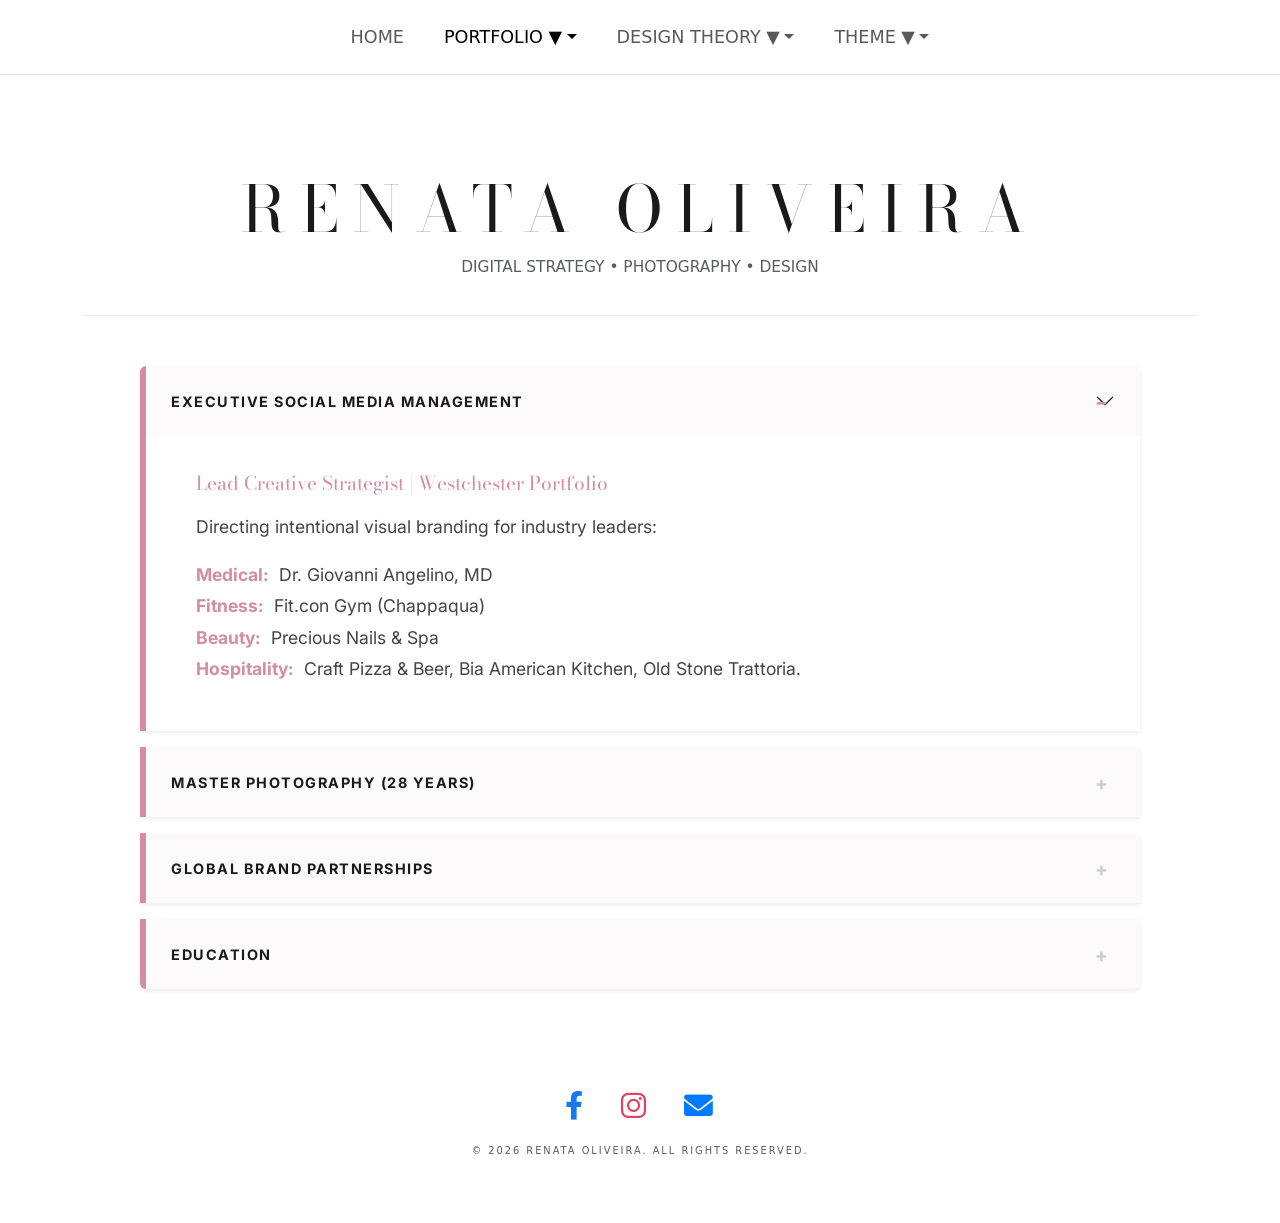
<file: resume.html>
<!DOCTYPE html>
<html lang="en">
<head>
    <meta charset="UTF-8">
    <meta name="viewport" content="width=device-width, initial-scale=1.0">
    <title>Renata Oliveira | Resume</title>
    <link href="https://fonts.googleapis.com/css2?family=Bodoni+Moda:ital,wght@0,400..900;1,400..900&family=Inter:wght@300;400;700&display=swap" rel="stylesheet">
    <link href="https://cdn.jsdelivr.net/npm/bootstrap@5.3.0/dist/css/bootstrap.min.css" rel="stylesheet">
    <link rel="stylesheet" href="https://cdnjs.cloudflare.com/ajax/libs/font-awesome/6.0.0/css/all.min.css">
    <link rel="stylesheet" href="style.css">
    
    <style>
        .resume-header { border-bottom: 1px solid #eee; padding-bottom: 20px; margin-bottom: 50px; }
        
        /* Accordion Customization to match your screenshots */
        .accordion-item { border: none; margin-bottom: 1rem; }
        
        .accordion-button {
            font-family: 'Inter', sans-serif;
            font-weight: 700;
            letter-spacing: 1.5px;
            text-transform: uppercase;
            font-size: 0.9rem;
            color: #1a1a1a;
            padding: 25px;
            background-color: #fdfafb;
            border-left: 5px solid #d48da3;
        }

        .accordion-button:not(.collapsed) {
            background-color: #fdf2f6;
            color: #d48da3;
            box-shadow: none;
        }

        .accordion-button::after {
            content: '+';
            background-image: none;
            font-size: 1.2rem;
            transform: none;
            color: #ccc;
        }

        .accordion-button:not(.collapsed)::after {
            content: '−';
            transform: none;
            color: #d48da3;
        }

        .accordion-body {
            font-family: 'Inter', sans-serif;
            line-height: 1.8;
            color: #444;
            padding: 30px 50px;
            background-color: #fff;
        }

        .resume-category-title {
            font-family: 'Bodoni Moda', serif;
            color: #d48da3;
            font-size: 1.2rem;
            margin-bottom: 10px;
            display: block;
        }

        .client-label { font-weight: 700; color: #d48da3; margin-right: 5px; }

        /* Social Icon Colors */
        .social-icons a { font-size: 1.8rem; margin: 0 15px; display: inline-block; transition: transform 0.3s; }
        .social-icons a:hover { transform: scale(1.1); }
        .fa-facebook-f { color: #1877F2; }
        .fa-instagram { color: #E4405F; }
        .fa-envelope { color: #007bff; }

        /* Dark Mode Support */
        body.dark-mode { background-color: #121212 !important; color: #fdfafb !important; }
        body.dark-mode .navbar, body.dark-mode .dropdown-menu { background-color: #1e1e1e !important; border-color: #333 !important; }
        body.dark-mode .accordion-button { background-color: #1e1e1e; color: #fdfafb; border-color: #d48da3; }
        body.dark-mode .accordion-body { background-color: #1a1a1a; color: #ccc; }
        body.dark-mode .nav-link, body.dark-mode .dropdown-item { color: #fdfafb !important; }
        body.dark-mode .resume-header { border-color: #333; }
    </style>
</head>
<body class="font-medium">

    <nav class="navbar navbar-expand-lg navbar-light bg-white border-bottom py-3">
        <div class="container justify-content-center">
            <button class="navbar-toggler" type="button" data-bs-toggle="collapse" data-bs-target="#navbarNav">
                <span class="navbar-toggler-icon"></span>
            </button>
            <div class="collapse navbar-collapse" id="navbarNav">
                <ul class="navbar-nav mx-auto gap-lg-4 align-items-center">
                    <li class="nav-item"><a class="nav-link" href="index.html">HOME</a></li>
                    <li class="nav-item dropdown">
                        <a class="nav-link dropdown-toggle active" href="#" data-bs-toggle="dropdown">PORTFOLIO ▼</a>
                        <ul class="dropdown-menu border-0 shadow-sm">
                            <li><a class="dropdown-item active" href="resume.html">Full Resume</a></li>
                            <li><a class="dropdown-item" href="digital-showcase.html">Digital Showcase</a></li>
                            <li><hr class="dropdown-divider"></li>
                            <li><a class="dropdown-item" href="quiz-mine.html">Design Quiz</a></li>
                        </ul>
                    </li>
                    <li class="nav-item dropdown">
                        <a class="nav-link dropdown-toggle" href="#" data-bs-toggle="dropdown">DESIGN THEORY ▼</a>
                        <ul class="dropdown-menu border-0 shadow-sm">
                            <li><a class="dropdown-item" href="color-overview.html">Color Overview</a></li>
                            <li><a class="dropdown-item" href="typographyoverview.html">Typography Overview</a></li>
                        </ul>
                    </li>
                    <li class="nav-item dropdown">
                        <a class="nav-link dropdown-toggle" href="#" id="themeDrop" data-bs-toggle="dropdown">THEME ▼</a>
                        <ul class="dropdown-menu border-0 shadow-sm text-center">
                            <li><button class="dropdown-item" onclick="applyTheme('light')">Light Mode</button></li>
                            <li><button class="dropdown-item" onclick="applyTheme('dark')">Dark Mode</button></li>
                            <li><hr class="dropdown-divider"></li>
                            <li><button class="dropdown-item" onclick="applySize('small')">Small</button></li>
                            <li><button class="dropdown-item" onclick="applySize('medium')">Medium</button></li>
                            <li><button class="dropdown-item" onclick="applySize('large')">Large</button></li>
                        </ul>
                    </li>
                </ul>
            </div>
        </div>
    </nav>

    <main class="container my-5 pt-5">
        <div class="text-center resume-header">
            <h1 class="display-3 luxury-name">RENATA OLIVEIRA</h1>
            <p class="text-uppercase tracking-widest text-muted small mt-2">Digital Strategy • Photography • Design</p>
        </div>

        <div class="accordion mx-auto" id="resumeAccordion" style="max-width: 1000px;">
            
            <div class="accordion-item shadow-sm">
                <h2 class="accordion-header">
                    <button class="accordion-button" type="button" data-bs-toggle="collapse" data-bs-target="#collapseOne">
                        Executive Social Media Management
                    </button>
                </h2>
                <div id="collapseOne" class="accordion-collapse collapse show" data-bs-parent="#resumeAccordion">
                    <div class="accordion-body">
                        <span class="resume-category-title">Lead Creative Strategist | Westchester Portfolio</span>
                        <p>Directing intentional visual branding for industry leaders:</p>
                        <ul class="list-unstyled">
                            <li><span class="client-label">Medical:</span> Dr. Giovanni Angelino, MD</li>
                            <li><span class="client-label">Fitness:</span> Fit.con Gym (Chappaqua)</li>
                            <li><span class="client-label">Beauty:</span> Precious Nails & Spa</li>
                            <li><span class="client-label">Hospitality:</span> Craft Pizza & Beer, Bia American Kitchen, Old Stone Trattoria.</li>
                        </ul>
                    </div>
                </div>
            </div>

            <div class="accordion-item shadow-sm">
                <h2 class="accordion-header">
                    <button class="accordion-button collapsed" type="button" data-bs-toggle="collapse" data-bs-target="#collapseTwo">
                        Master Photography (28 Years)
                    </button>
                </h2>
                <div id="collapseTwo" class="accordion-collapse collapse" data-bs-parent="#resumeAccordion">
                    <div class="accordion-body">
                        <span class="resume-category-title">NYU Degree in Photography</span>
                        <ul class="list-unstyled">
                            <li><span class="client-label">Wedding Specialist:</span> Over a decade of luxury storytelling.</li>
                            <li><span class="client-label">Studio & Family:</span> 28 years of professional portraiture experience.</li>
                            <li><span class="client-label">Modern Systems:</span> Drone videography and AI-assisted production.</li>
                        </ul>
                    </div>
                </div>
            </div>

            <div class="accordion-item shadow-sm">
                <h2 class="accordion-header">
                    <button class="accordion-button collapsed" type="button" data-bs-toggle="collapse" data-bs-target="#collapseThree">
                        Global Brand Partnerships
                    </button>
                </h2>
                <div id="collapseThree" class="accordion-collapse collapse" data-bs-parent="#resumeAccordion">
                    <div class="accordion-body">
                        <p>Representing elite brands through influencer marketing:</p>
                        <ul class="list-unstyled">
                            <li><span class="client-label">Luxury & Beauty:</span> YSL, L'Oréal Paris, Pixi Beauty (2026 Campaign Lead), Dove.</li>
                            <li><span class="client-label">Retail & Lifestyle:</span> Target, Forever 21, welovejetlag.</li>
                        </ul>
                    </div>
                </div>
            </div>

            <div class="accordion-item shadow-sm">
                <h2 class="accordion-header">
                    <button class="accordion-button collapsed" type="button" data-bs-toggle="collapse" data-bs-target="#collapseFour">
                        Education
                    </button>
                </h2>
                <div id="collapseFour" class="accordion-collapse collapse" data-bs-parent="#resumeAccordion">
                    <div class="accordion-body">
                        <strong>Web Design Professional</strong><br>
                        Focusing on HTML5, CSS3, and Bootstrap 5 responsive frameworks.
                    </div>
                </div>
            </div>

        </div>
    </main>

    <footer class="text-center py-5">
        <div class="social-icons mb-3">
            <a href="https://www.facebook.com/welovejetlag" target="_blank"><i class="fab fa-facebook-f"></i></a>
            <a href="https://www.instagram.com/welovejetlag" target="_blank"><i class="fab fa-instagram"></i></a>
            <a href="mailto:renatamartello@gmail.com"><i class="fas fa-envelope"></i></a>
        </div>
        <p class="text-muted small">© 2026 RENATA OLIVEIRA. ALL RIGHTS RESERVED.</p>
    </footer>

    <script src="https://cdn.jsdelivr.net/npm/bootstrap@5.3.0/dist/js/bootstrap.bundle.min.js"></script>
    <script>
        (function() {
            const savedMode = localStorage.getItem('themeMode');
            const savedSize = localStorage.getItem('fontSize');
            if (savedMode === 'dark') { document.body.classList.add('dark-mode'); }
            if (savedSize) { document.body.classList.add('font-' + savedSize); }
        })();

        function applyTheme(m) {
            if (m === 'dark') {
                document.body.classList.add('dark-mode');
                localStorage.setItem('themeMode', 'dark');
            } else {
                document.body.classList.remove('dark-mode');
                localStorage.setItem('themeMode', 'light');
            }
        }

        function applySize(s) {
            document.body.classList.remove('font-small', 'font-medium', 'font-large');
            document.body.classList.add('font-' + s);
            localStorage.setItem('fontSize', s);
        }
    </script>
</body>
</html>
</file>
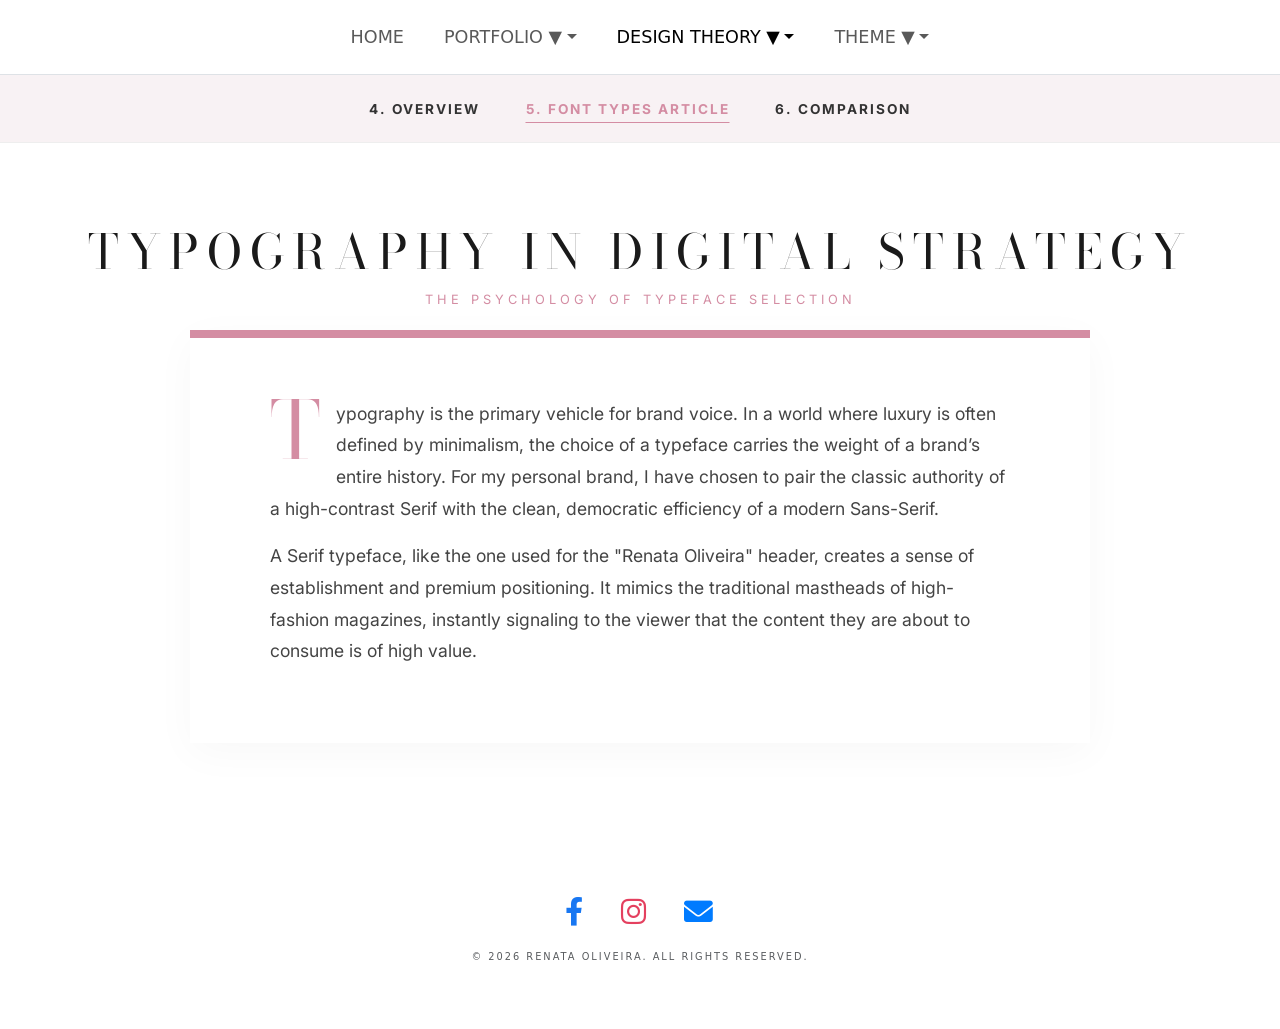
<file: typography-article.html>
<!DOCTYPE html>
<html lang="en">
<head>
    <meta charset="UTF-8">
    <meta name="viewport" content="width=device-width, initial-scale=1.0">
    <title>Renata Oliver | Typography in Digital Strategy</title>
    <link href="https://fonts.googleapis.com/css2?family=Bodoni+Moda:ital,wght@0,400..900;1,400..900&family=Inter:wght@300;400;700&display=swap" rel="stylesheet">
    <link href="https://cdn.jsdelivr.net/npm/bootstrap@5.3.0/dist/css/bootstrap.min.css" rel="stylesheet">
    <link rel="stylesheet" href="https://cdnjs.cloudflare.com/ajax/libs/font-awesome/6.0.0/css/all.min.css">
    <link rel="stylesheet" href="style.css">
    
    <style>
        .sub-nav { background-color: #f8f2f4; padding: 20px 0; border-bottom: 1px solid #eee; }
        .nav-link-sub { font-family: 'Inter', sans-serif; font-weight: 700; text-transform: uppercase; letter-spacing: 2px; color: #333; text-decoration: none; margin: 0 20px; font-size: 0.85rem; }
        .nav-link-sub.active { color: #d48da3; text-decoration: underline; text-underline-offset: 8px; }

        .article-header {
            font-family: 'Bodoni Moda', serif;
            text-transform: uppercase;
            font-weight: 400;
            margin-top: 80px;
            margin-bottom: 10px;
            font-size: clamp(1.8rem, 4vw, 3rem); 
            letter-spacing: 8px; 
            text-align: center;
        }

        .article-subtitle {
            font-family: 'Inter', sans-serif;
            text-transform: uppercase;
            letter-spacing: 4px;
            color: #d48da3;
            font-size: 0.8rem;
            text-align: center;
            margin-bottom: 50px;
        }

        .article-body {
            background: white;
            padding: 60px 80px;
            box-shadow: 0 10px 40px rgba(0,0,0,0.03);
            border-top: 8px solid #d48da3;
            max-width: 900px;
            margin: -30px auto 100px;
            position: relative;
            z-index: 2;
            line-height: 1.8;
            font-family: 'Inter', sans-serif;
            color: #444;
        }

        .drop-cap::first-letter {
            font-family: 'Bodoni Moda', serif;
            float: left;
            font-size: 5rem;
            line-height: 0.8;
            padding-right: 15px;
            color: #d48da3;
        }

        /* Branded Social Icons */
        .social-icons a { font-size: 1.8rem; margin: 0 15px; display: inline-block; transition: transform 0.3s; }
        .social-icons a:hover { transform: scale(1.1); }
        .fa-facebook-f { color: #1877F2; } 
        .fa-instagram { color: #E4405F; }  
        .fa-envelope { color: #007bff; }

        /* Dark Mode Support */
        body.dark-mode { background-color: #121212 !important; color: #fdfafb !important; }
        body.dark-mode .navbar, body.dark-mode .article-body, body.dark-mode .dropdown-menu { background-color: #1e1e1e !important; border-color: #333 !important; }
        body.dark-mode .article-body { color: #ccc; }
        body.dark-mode .nav-link-sub, body.dark-mode .nav-link, body.dark-mode .dropdown-item { color: #fdfafb !important; }
        body.dark-mode .fa-facebook-f { color: #4c9aff; }
        body.dark-mode .fa-instagram { color: #ff5d7b; }
        body.dark-mode .fa-envelope { color: #4da3ff; }
    </style>
</head>
<body class="font-medium">

    <nav class="navbar navbar-expand-lg navbar-light bg-white border-bottom py-3">
        <div class="container justify-content-center">
            <button class="navbar-toggler" type="button" data-bs-toggle="collapse" data-bs-target="#navbarNav">
                <span class="navbar-toggler-icon"></span>
            </button>
            <div class="collapse navbar-collapse" id="navbarNav">
                <ul class="navbar-nav mx-auto gap-lg-4 align-items-center">
                    <li class="nav-item"><a class="nav-link" href="index.html">HOME</a></li>
                    
                    <li class="nav-item dropdown">
                        <a class="nav-link dropdown-toggle" href="#" data-bs-toggle="dropdown">PORTFOLIO ▼</a>
                        <ul class="dropdown-menu border-0 shadow-sm">
                            <li><a class="dropdown-item" href="resume.html">Full Resume</a></li>
                            <li><a class="dropdown-item" href="digital-showcase.html">Digital Showcase</a></li>
                            <li><hr class="dropdown-divider"></li>
                            <li><a class="dropdown-item" href="quiz-mine.html">Marketing Quiz</a></li>
                        </ul>
                    </li>

                    <li class="nav-item dropdown">
                        <a class="nav-link dropdown-toggle active" href="#" data-bs-toggle="dropdown">DESIGN THEORY ▼</a>
                        <ul class="dropdown-menu border-0 shadow-sm">
                            <li><a class="dropdown-item" href="color-overview.html">Color Overview</a></li>
                            <li><a class="dropdown-item active" href="typographyoverview.html">Typography</a></li>
                        </ul>
                    </li>

                    <li class="nav-item dropdown">
                        <a class="nav-link dropdown-toggle" href="#" id="themeDrop" data-bs-toggle="dropdown">THEME ▼</a>
                        <ul class="dropdown-menu border-0 shadow-sm text-center">
                            <li><button class="dropdown-item" onclick="applyTheme('light')">Light Mode</button></li>
                            <li><button class="dropdown-item" onclick="applyTheme('dark')">Dark Mode</button></li>
                            <li><hr class="dropdown-divider"></li>
                            <li><button class="dropdown-item" onclick="applySize('small')">Small</button></li>
                            <li><button class="dropdown-item" onclick="applySize('medium')">Medium</button></li>
                            <li><button class="dropdown-item" onclick="applySize('large')">Large</button></li>
                        </ul>
                    </li>
                </ul>
            </div>
        </div>
    </nav>

    <div class="sub-nav text-center">
        <a href="typographyoverview.html" class="nav-link-sub">4. OVERVIEW</a>
        <a href="typography-article.html" class="nav-link-sub active">5. FONT TYPES ARTICLE</a>
        <a href="typography-comparison.html" class="nav-link-sub">6. COMPARISON</a>
    </div>

    <div class="container">
        <h1 class="article-header">TYPOGRAPHY IN DIGITAL STRATEGY</h1>
        <p class="article-subtitle">The Psychology of Typeface Selection</p>

        <div class="article-body">
            <p class="drop-cap">
                Typography is the primary vehicle for brand voice. In a world where luxury is often defined by minimalism, the choice of a typeface carries the weight of a brand’s entire history. For my personal brand, I have chosen to pair the classic authority of a high-contrast Serif with the clean, democratic efficiency of a modern Sans-Serif.
            </p>
            <p>
                A Serif typeface, like the one used for the "Renata Oliveira" header, creates a sense of establishment and premium positioning. It mimics the traditional mastheads of high-fashion magazines, instantly signaling to the viewer that the content they are about to consume is of high value.
            </p>
        </div>
    </div>

    <footer class="text-center py-5">
        <div class="social-icons mb-3">
            <a href="https://www.facebook.com/welovejetlag" target="_blank"><i class="fab fa-facebook-f"></i></a>
            <a href="https://www.instagram.com/welovejetlag" target="_blank"><i class="fab fa-instagram"></i></a>
            <a href="mailto:renatamartello@gmail.com"><i class="fas fa-envelope"></i></a>
        </div>
        <p class="text-muted small">© 2026 RENATA OLIVEIRA. ALL RIGHTS RESERVED.</p>
    </footer>

    <script src="https://cdn.jsdelivr.net/npm/bootstrap@5.3.0/dist/js/bootstrap.bundle.min.js"></script>
    <script>
        (function() {
            const savedMode = localStorage.getItem('themeMode');
            const savedSize = localStorage.getItem('fontSize');
            if (savedMode === 'dark') { document.body.classList.add('dark-mode'); }
            if (savedSize) { document.body.classList.add('font-' + savedSize); }
        })();

        function applyTheme(m) {
            if (m === 'dark') {
                document.body.classList.add('dark-mode');
                localStorage.setItem('themeMode', 'dark');
            } else {
                document.body.classList.remove('dark-mode');
                localStorage.setItem('themeMode', 'light');
            }
        }

        function applySize(s) {
            document.body.classList.remove('font-small', 'font-medium', 'font-large');
            document.body.classList.add('font-' + s);
            localStorage.setItem('fontSize', s);
        }
    </script>
</body>
</html>
</file>
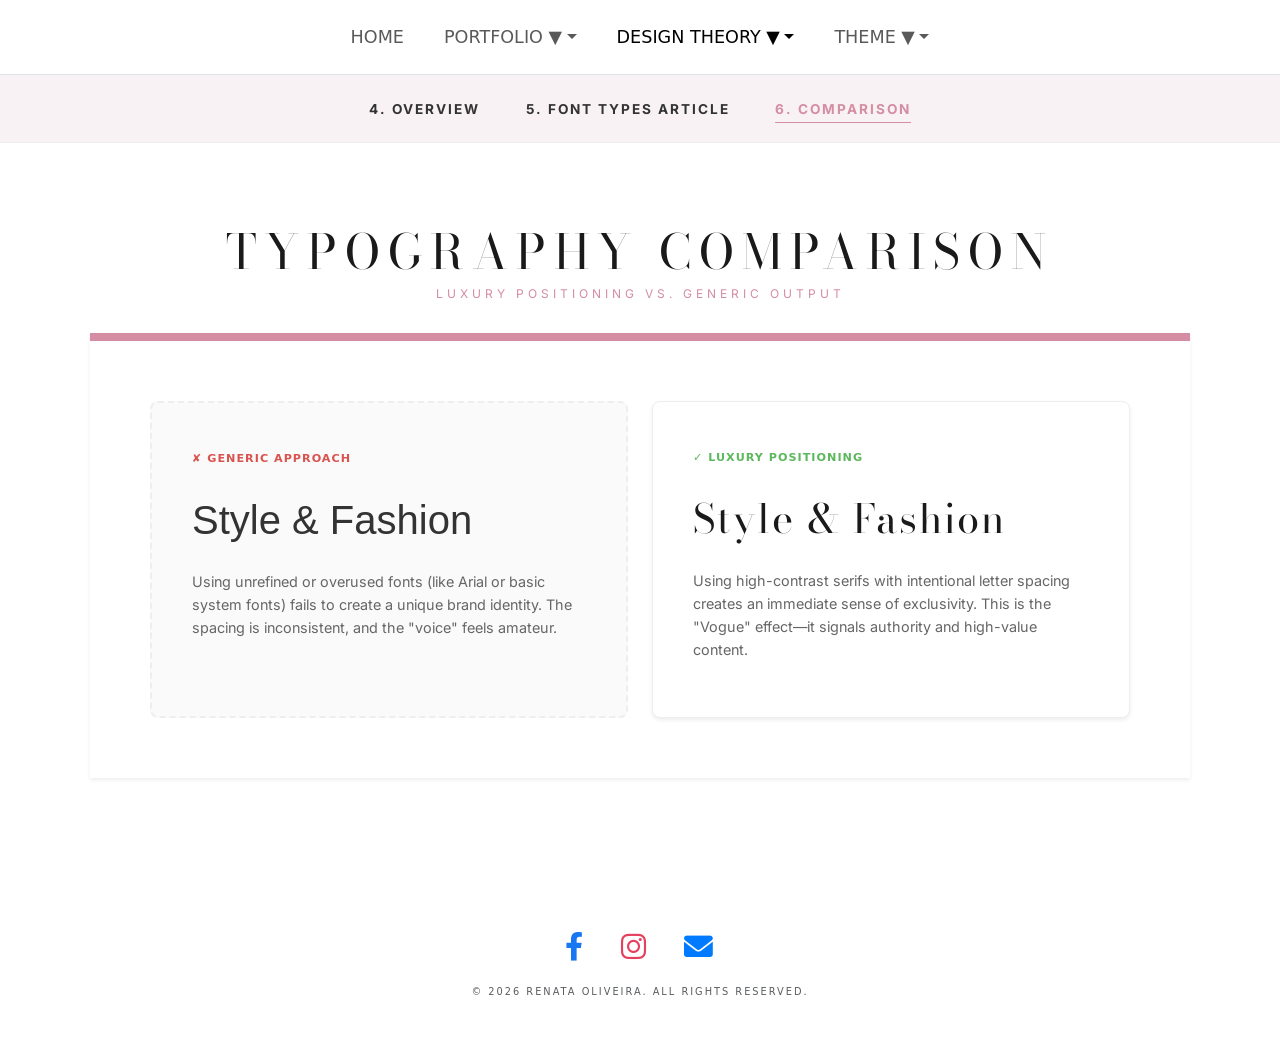
<file: typography-comparison.html>
<!DOCTYPE html>
<html lang="en">
<head>
    <meta charset="UTF-8">
    <meta name="viewport" content="width=device-width, initial-scale=1.0">
    <title>Renata Oliver | Typography Comparison</title>
    <link href="https://fonts.googleapis.com/css2?family=Bodoni+Moda:ital,wght@0,400..900;1,400..900&family=Inter:wght@300;400;700&display=swap" rel="stylesheet">
    <link href="https://cdn.jsdelivr.net/npm/bootstrap@5.3.0/dist/css/bootstrap.min.css" rel="stylesheet">
    <link rel="stylesheet" href="https://cdnjs.cloudflare.com/ajax/libs/font-awesome/6.0.0/css/all.min.css">
    <link rel="stylesheet" href="style.css">
    
    <style>
        .sub-nav { background-color: #f8f2f4; padding: 20px 0; border-bottom: 1px solid #eee; }
        .nav-link-sub { font-family: 'Inter', sans-serif; font-weight: 700; text-transform: uppercase; letter-spacing: 2px; color: #333; text-decoration: none; margin: 0 20px; font-size: 0.85rem; }
        .nav-link-sub.active { color: #d48da3; text-decoration: underline; text-underline-offset: 8px; }

        .comparison-header {
            font-family: 'Bodoni Moda', serif;
            text-transform: uppercase;
            font-weight: 400;
            margin-top: 80px;
            margin-bottom: 5px;
            font-size: clamp(1.8rem, 4vw, 3rem); 
            letter-spacing: 8px; 
            text-align: center;
        }

        .comparison-subtitle {
            font-family: 'Inter', sans-serif;
            text-transform: uppercase;
            letter-spacing: 4px;
            color: #d48da3;
            font-size: 0.75rem;
            text-align: center;
            margin-bottom: 60px;
        }

        .comparison-container {
            background: white;
            padding: 60px;
            box-shadow: 0 10px 40px rgba(0,0,0,0.03);
            border-top: 8px solid #d48da3;
            max-width: 1100px;
            margin: -30px auto 100px;
            position: relative;
            z-index: 2;
        }

        .comp-card { padding: 40px; border-radius: 8px; height: 100%; }
        .generic-card { border: 2px dashed #eee; background-color: #fafafa; }
        .luxury-card { border: 1px solid #eee; background-color: #fff; }

        .label-red { color: #d9534f; font-weight: 700; text-transform: uppercase; font-size: 0.7rem; letter-spacing: 1px; }
        .label-green { color: #5cb85c; font-weight: 700; text-transform: uppercase; font-size: 0.7rem; letter-spacing: 1px; }

        .preview-text-generic { font-family: 'Arial', sans-serif; font-size: 2.5rem; margin: 20px 0; color: #333; }
        .preview-text-luxury { font-family: 'Bodoni Moda', serif; font-size: 2.5rem; margin: 20px 0; letter-spacing: 2px; color: #1a1a1a; }

        .comp-desc { font-family: 'Inter', sans-serif; font-size: 0.9rem; line-height: 1.6; color: #666; }

        /* --- Branded Social Icon Colors --- */
        .social-icons a { font-size: 1.8rem; margin: 0 15px; display: inline-block; transition: transform 0.3s; }
        .social-icons a:hover { transform: scale(1.1); }
        .fa-facebook-f { color: #1877F2; } 
        .fa-instagram { color: #E4405F; }  
        .fa-envelope { color: #007bff; }

        /* Dark Mode Support */
        body.dark-mode { background-color: #121212 !important; color: #fdfafb !important; }
        body.dark-mode .navbar, body.dark-mode .comparison-container, body.dark-mode .luxury-card, body.dark-mode .dropdown-menu { background-color: #1e1e1e !important; border-color: #333 !important; }
        body.dark-mode .generic-card { background-color: #181818 !important; border-color: #444 !important; }
        body.dark-mode .comp-desc, body.dark-mode .preview-text-generic, body.dark-mode .preview-text-luxury, body.dark-mode .nav-link, body.dark-mode .dropdown-item, body.dark-mode .nav-link-sub { color: #ccc !important; }
        body.dark-mode .fa-facebook-f { color: #4c9aff; }
        body.dark-mode .fa-instagram { color: #ff5d7b; }
        body.dark-mode .fa-envelope { color: #4da3ff; }
    </style>
</head>
<body class="font-medium">

    <nav class="navbar navbar-expand-lg navbar-light bg-white border-bottom py-3">
        <div class="container justify-content-center">
            <button class="navbar-toggler" type="button" data-bs-toggle="collapse" data-bs-target="#navbarNav">
                <span class="navbar-toggler-icon"></span>
            </button>
            <div class="collapse navbar-collapse" id="navbarNav">
                <ul class="navbar-nav mx-auto gap-lg-4 align-items-center">
                    <li class="nav-item"><a class="nav-link" href="index.html">HOME</a></li>
                    
                    <li class="nav-item dropdown">
                        <a class="nav-link dropdown-toggle" href="#" data-bs-toggle="dropdown">PORTFOLIO ▼</a>
                        <ul class="dropdown-menu border-0 shadow-sm">
                            <li><a class="dropdown-item" href="resume.html">Full Resume</a></li>
                            <li><a class="dropdown-item" href="digital-showcase.html">Digital Showcase</a></li>
                            <li><hr class="dropdown-divider"></li>
                            <li><a class="dropdown-item" href="quiz-mine.html">Marketing Quiz</a></li>
                        </ul>
                    </li>

                    <li class="nav-item dropdown">
                        <a class="nav-link dropdown-toggle active" href="#" data-bs-toggle="dropdown">DESIGN THEORY ▼</a>
                        <ul class="dropdown-menu border-0 shadow-sm">
                            <li><a class="dropdown-item" href="color-overview.html">Color Overview</a></li>
                            <li><a class="dropdown-item active" href="typographyoverview.html">Typography Overview</a></li>
                        </ul>
                    </li>

                    <li class="nav-item dropdown">
                        <a class="nav-link dropdown-toggle" href="#" id="themeDrop" data-bs-toggle="dropdown">THEME ▼</a>
                        <ul class="dropdown-menu border-0 shadow-sm text-center">
                            <li><button class="dropdown-item" onclick="applyTheme('light')">Light Mode</button></li>
                            <li><button class="dropdown-item" onclick="applyTheme('dark')">Dark Mode</button></li>
                            <li><hr class="dropdown-divider"></li>
                            <li><button class="dropdown-item" onclick="applySize('small')">Small</button></li>
                            <li><button class="dropdown-item" onclick="applySize('medium')">Medium</button></li>
                            <li><button class="dropdown-item" onclick="applySize('large')">Large</button></li>
                        </ul>
                    </li>
                </ul>
            </div>
        </div>
    </nav>

    <div class="sub-nav text-center">
        <a href="typographyoverview.html" class="nav-link-sub">4. OVERVIEW</a>
        <a href="typography-article.html" class="nav-link-sub">5. FONT TYPES ARTICLE</a>
        <a href="typography-comparison.html" class="nav-link-sub active">6. COMPARISON</a>
    </div>

    <div class="container">
        <h1 class="comparison-header">TYPOGRAPHY COMPARISON</h1>
        <p class="comparison-subtitle">Luxury Positioning vs. Generic Output</p>

        <div class="comparison-container shadow-sm">
            <div class="row g-4">
                <div class="col-md-6">
                    <div class="comp-card generic-card">
                        <span class="label-red">✘ GENERIC APPROACH</span>
                        <div class="preview-text-generic">Style & Fashion</div>
                        <p class="comp-desc">
                            Using unrefined or overused fonts (like Arial or basic system fonts) fails to create a unique brand identity. The spacing is inconsistent, and the "voice" feels amateur.
                        </p>
                    </div>
                </div>

                <div class="col-md-6">
                    <div class="comp-card luxury-card shadow-sm">
                        <span class="label-green">✓ LUXURY POSITIONING</span>
                        <div class="preview-text-luxury">Style & Fashion</div>
                        <p class="comp-desc">
                            Using high-contrast serifs with intentional letter spacing creates an immediate sense of exclusivity. This is the "Vogue" effect—it signals authority and high-value content.
                        </p>
                    </div>
                </div>
            </div>
        </div>
    </div>

    <footer class="text-center py-5">
        <div class="social-icons mb-3">
            <a href="https://www.facebook.com/welovejetlag" target="_blank"><i class="fab fa-facebook-f"></i></a>
            <a href="https://www.instagram.com/welovejetlag" target="_blank"><i class="fab fa-instagram"></i></a>
            <a href="mailto:renatamartello@gmail.com"><i class="fas fa-envelope"></i></a>
        </div>
        <p class="text-muted small">© 2026 RENATA OLIVEIRA. ALL RIGHTS RESERVED.</p>
    </footer>

    <script src="https://cdn.jsdelivr.net/npm/bootstrap@5.3.0/dist/js/bootstrap.bundle.min.js"></script>
    <script>
        (function() {
            const savedMode = localStorage.getItem('themeMode');
            const savedSize = localStorage.getItem('fontSize');
            if (savedMode === 'dark') { document.body.classList.add('dark-mode'); }
            if (savedSize) { document.body.classList.add('font-' + savedSize); }
        })();

        function applyTheme(m) {
            if (m === 'dark') {
                document.body.classList.add('dark-mode');
                localStorage.setItem('themeMode', 'dark');
            } else {
                document.body.classList.remove('dark-mode');
                localStorage.setItem('themeMode', 'light');
            }
        }

        function applySize(s) {
            document.body.classList.remove('font-small', 'font-medium', 'font-large');
            document.body.classList.add('font-' + s);
            localStorage.setItem('fontSize', s);
        }
    </script>
</body>
</html>
</file>
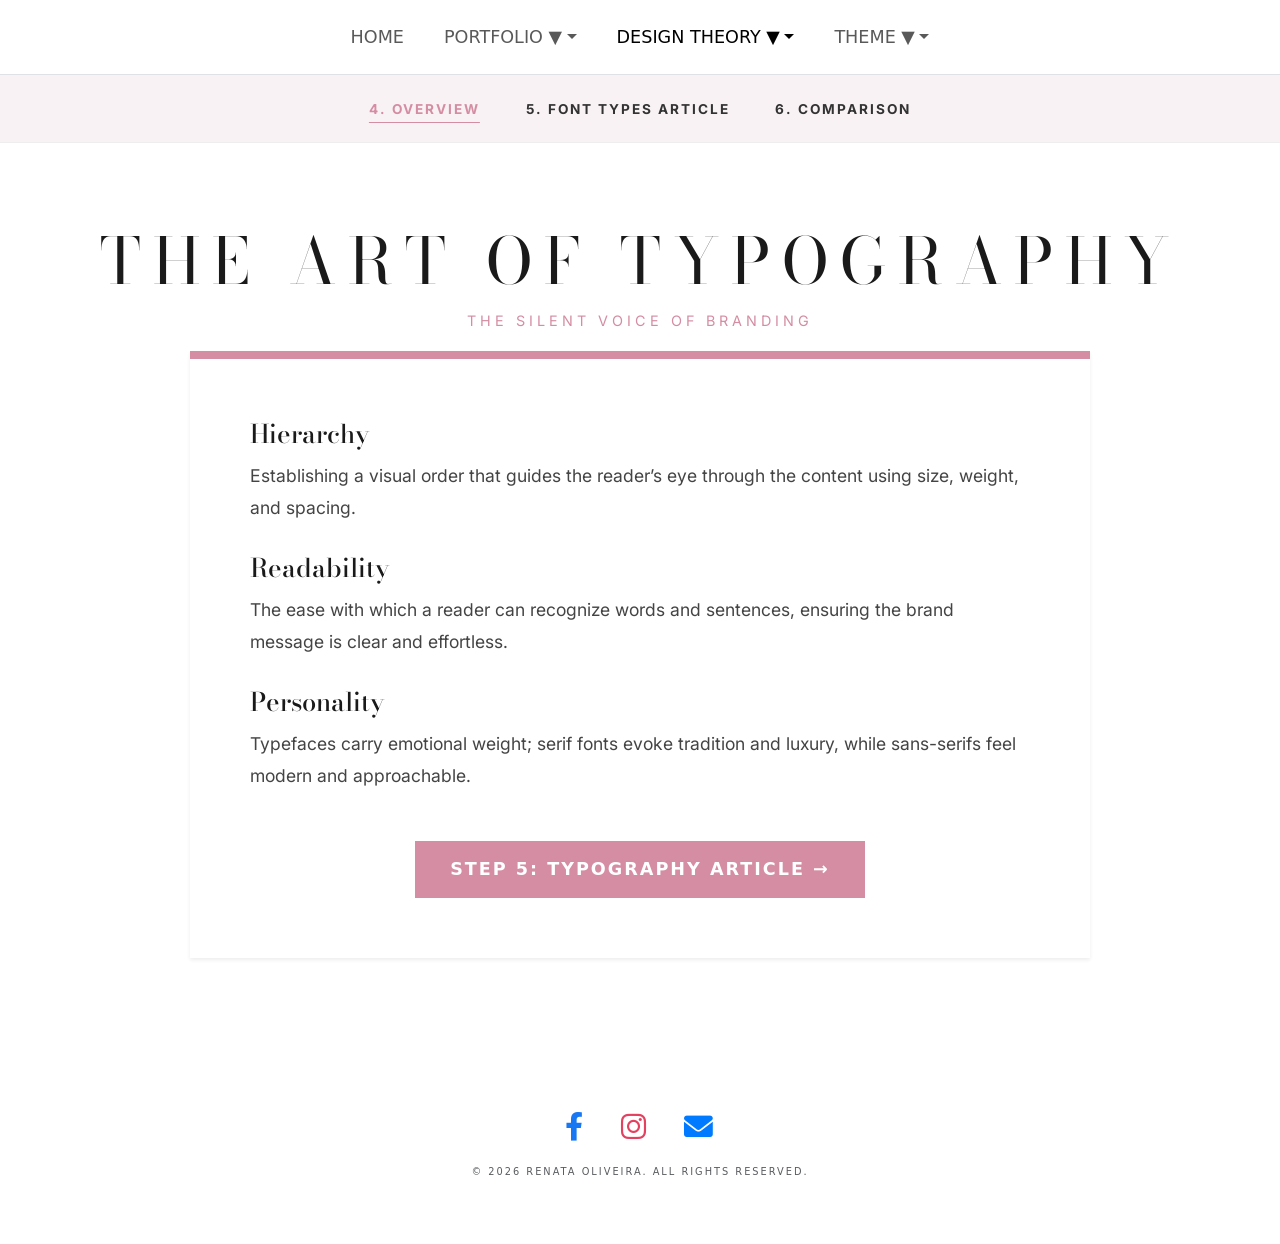
<file: typographyoverview.html>
<!DOCTYPE html>
<html lang="en">
<head>
    <meta charset="UTF-8">
    <meta name="viewport" content="width=device-width, initial-scale=1.0">
    <title>Renata Oliver | Typography Overview</title>
    <link href="https://fonts.googleapis.com/css2?family=Bodoni+Moda:ital,wght@0,400..900;1,400..900&family=Inter:wght@300;400;700&display=swap" rel="stylesheet">
    <link href="https://cdn.jsdelivr.net/npm/bootstrap@5.3.0/dist/css/bootstrap.min.css" rel="stylesheet">
    <link rel="stylesheet" href="https://cdnjs.cloudflare.com/ajax/libs/font-awesome/6.0.0/css/all.min.css">
    <link rel="stylesheet" href="style.css">
    
    <style>
        .sub-nav { background-color: #f8f2f4; padding: 20px 0; border-bottom: 1px solid #eee; }
        .nav-link-sub { font-family: 'Inter', sans-serif; font-weight: 700; text-transform: uppercase; letter-spacing: 2px; color: #333; text-decoration: none; margin: 0 20px; font-size: 0.85rem; }
        .nav-link-sub.active { color: #d48da3; text-decoration: underline; text-underline-offset: 8px; }

        .luxury-header {
            font-family: 'Bodoni Moda', serif;
            text-transform: uppercase;
            font-weight: 400;
            margin-top: 80px;
            margin-bottom: 10px;
            font-size: clamp(2rem, 5vw, 4rem); 
            letter-spacing: 12px; 
            text-align: center;
        }

        .luxury-subtitle {
            font-family: 'Inter', sans-serif;
            text-transform: uppercase;
            letter-spacing: 4px;
            color: #d48da3;
            font-size: 0.9rem;
            text-align: center;
            margin-bottom: 50px;
        }

        .theory-box {
            background: white;
            padding: 60px;
            box-shadow: 0 10px 40px rgba(0,0,0,0.03);
            border-top: 8px solid #d48da3;
            max-width: 900px;
            margin: -30px auto 100px;
            position: relative;
            z-index: 2;
        }

        .typography-item { 
            margin-bottom: 30px; 
            font-family: 'Inter', sans-serif; 
            line-height: 1.8;
            color: #444;
        }
        
        .typography-item h3 {
            font-family: 'Bodoni Moda', serif;
            font-size: 1.6rem;
            margin-bottom: 10px;
            color: #1a1a1a;
        }

        .btn-next-step {
            background-color: #d48da3;
            color: white !important;
            padding: 15px 35px;
            text-transform: uppercase;
            font-weight: 700;
            letter-spacing: 2px;
            text-decoration: none;
            display: inline-block;
            margin-top: 20px;
        }

        /* --- Branded Social Icon Colors --- */
        .social-icons a { font-size: 1.8rem; margin: 0 15px; display: inline-block; transition: transform 0.3s; }
        .social-icons a:hover { transform: scale(1.1); }
        .fa-facebook-f { color: #1877F2; } 
        .fa-instagram { color: #E4405F; }  
        .fa-envelope { color: #007bff; }

        /* Dark Mode Support */
        body.dark-mode { background-color: #121212 !important; color: #fdfafb !important; }
        body.dark-mode .navbar, body.dark-mode .theory-box, body.dark-mode .dropdown-menu { background-color: #1e1e1e !important; border-color: #333 !important; }
        body.dark-mode .typography-item h3 { color: #fdfafb; }
        body.dark-mode .nav-link-sub, body.dark-mode .nav-link, body.dark-mode .dropdown-item { color: #fdfafb !important; }
        body.dark-mode .typography-item { color: #ccc; }
        body.dark-mode .fa-facebook-f { color: #4c9aff; }
        body.dark-mode .fa-instagram { color: #ff5d7b; }
        body.dark-mode .fa-envelope { color: #4da3ff; }
    </style>
</head>
<body class="font-medium">

    <nav class="navbar navbar-expand-lg navbar-light bg-white border-bottom py-3">
        <div class="container justify-content-center">
            <button class="navbar-toggler" type="button" data-bs-toggle="collapse" data-bs-target="#navbarNav">
                <span class="navbar-toggler-icon"></span>
            </button>
            <div class="collapse navbar-collapse" id="navbarNav">
                <ul class="navbar-nav mx-auto gap-lg-4 align-items-center">
                    <li class="nav-item"><a class="nav-link" href="index.html">HOME</a></li>
                    
                    <li class="nav-item dropdown">
                        <a class="nav-link dropdown-toggle" href="#" data-bs-toggle="dropdown">PORTFOLIO ▼</a>
                        <ul class="dropdown-menu border-0 shadow-sm">
                            <li><a class="dropdown-item" href="resume.html">Full Resume</a></li>
                            <li><a class="dropdown-item" href="digital-showcase.html">Digital Showcase</a></li>
                            <li><hr class="dropdown-divider"></li>
                            <li><a class="dropdown-item" href="quiz-mine.html">Marketing Quiz</a></li>
                        </ul>
                    </li>

                    <li class="nav-item dropdown">
                        <a class="nav-link dropdown-toggle active" href="#" data-bs-toggle="dropdown">DESIGN THEORY ▼</a>
                        <ul class="dropdown-menu border-0 shadow-sm">
                            <li><a class="dropdown-item" href="color-overview.html">Color Overview</a></li>
                            <li><a class="dropdown-item active" href="typographyoverview.html">Typography</a></li>
                        </ul>
                    </li>

                    <li class="nav-item dropdown">
                        <a class="nav-link dropdown-toggle" href="#" id="themeDrop" data-bs-toggle="dropdown">THEME ▼</a>
                        <ul class="dropdown-menu border-0 shadow-sm text-center">
                            <li><button class="dropdown-item" onclick="applyTheme('light')">Light Mode</button></li>
                            <li><button class="dropdown-item" onclick="applyTheme('dark')">Dark Mode</button></li>
                            <li><hr class="dropdown-divider"></li>
                            <li><button class="dropdown-item" onclick="applySize('small')">Small</button></li>
                            <li><button class="dropdown-item" onclick="applySize('medium')">Medium</button></li>
                            <li><button class="dropdown-item" onclick="applySize('large')">Large</button></li>
                        </ul>
                    </li>
                </ul>
            </div>
        </div>
    </nav>

    <div class="sub-nav text-center">
        <a href="typographyoverview.html" class="nav-link-sub active">4. OVERVIEW</a>
        <a href="typography-article.html" class="nav-link-sub">5. FONT TYPES ARTICLE</a>
        <a href="typography-comparison.html" class="nav-link-sub">6. COMPARISON</a>
    </div>

    <div class="container">
        <h1 class="luxury-header">THE ART OF TYPOGRAPHY</h1>
        <p class="luxury-subtitle">The Silent Voice of Branding</p>
        
        <div class="theory-box shadow-sm text-center">
            <div class="typography-item text-start">
                <h3>Hierarchy</h3>
                <p>Establishing a visual order that guides the reader’s eye through the content using size, weight, and spacing.</p>
            </div>
            <div class="typography-item text-start">
                <h3>Readability</h3>
                <p>The ease with which a reader can recognize words and sentences, ensuring the brand message is clear and effortless.</p>
            </div>
            <div class="typography-item text-start">
                <h3>Personality</h3>
                <p>Typefaces carry emotional weight; serif fonts evoke tradition and luxury, while sans-serifs feel modern and approachable.</p>
            </div>
            
            <a href="typography-article.html" class="btn-next-step">Step 5: Typography Article →</a>
        </div>
    </div>

    <footer class="text-center py-5">
        <div class="social-icons mb-3">
            <a href="https://www.facebook.com/welovejetlag" target="_blank"><i class="fab fa-facebook-f"></i></a>
            <a href="https://www.instagram.com/welovejetlag" target="_blank"><i class="fab fa-instagram"></i></a>
            <a href="mailto:renatamartello@gmail.com"><i class="fas fa-envelope"></i></a>
        </div>
        <p class="text-muted small">© 2026 RENATA OLIVEIRA. ALL RIGHTS RESERVED.</p>
    </footer>

    <script src="https://cdn.jsdelivr.net/npm/bootstrap@5.3.0/dist/js/bootstrap.bundle.min.js"></script>
    <script>
        (function() {
            const savedMode = localStorage.getItem('themeMode');
            const savedSize = localStorage.getItem('fontSize');
            if (savedMode === 'dark') { document.body.classList.add('dark-mode'); }
            if (savedSize) { document.body.classList.add('font-' + savedSize); }
        })();

        function applyTheme(m) {
            if (m === 'dark') {
                document.body.classList.add('dark-mode');
                localStorage.setItem('themeMode', 'dark');
            } else {
                document.body.classList.remove('dark-mode');
                localStorage.setItem('themeMode', 'light');
            }
        }

        function applySize(s) {
            document.body.classList.remove('font-small', 'font-medium', 'font-large');
            document.body.classList.add('font-' + s);
            localStorage.setItem('fontSize', s);
        }
    </script>
</body>
</html>
</file>
<file: style.css>
/* --- GLOBAL LUXURY BASE --- */
body {
    transition: background-color 0.4s ease, color 0.4s ease;
    background-color: #ffffff;
    color: #1a1a1a;
}

/* Luxury Typography */
.luxury-name {
    font-family: 'Bodoni Moda', serif;
    letter-spacing: 15px;
    font-weight: 400;
    color: #1a1a1a;
    text-transform: uppercase;
}

/* Accordion Styling to match Screenshot */
.accordion-item {
    border: none !important;
    background-color: #fdfafb; /* Very light pink/white background */
    border-left: 6px solid #d48da3 !important; /* The pink vertical line */
    transition: all 0.3s ease;
}

.accordion-button {
    background-color: #fdfafb !important;
    color: #1a1a1a !important;
    font-weight: 700;
    font-size: 0.9rem;
    letter-spacing: 2px;
    padding: 25px;
    border: none !important;
    box-shadow: none !important;
}

.accordion-button:not(.collapsed) {
    box-shadow: none;
}

/* Footer Tweak */
footer {
    letter-spacing: 2px;
    text-transform: uppercase;
    font-size: 0.7rem;
}

/* ============================================================
   THEME ENGINE: DARK MODE & FONT SCALING
   ============================================================ */

/* 1. DARK MODE OVERRIDES */
body.dark-mode {
    background-color: #121212 !important;
    color: #fdfafb !important;
}

/* Update Luxury Name in Dark Mode */
body.dark-mode .luxury-name {
    color: #fdfafb !important;
}

/* Update Accordion in Dark Mode */
body.dark-mode .accordion-item,
body.dark-mode .accordion-button {
    background-color: #1e1e1e !important;
    color: #fdfafb !important;
}

/* Update Navbar & Theory Boxes */
body.dark-mode .navbar,
body.dark-mode .theory-box,
body.dark-mode .article-container,
body.dark-mode .dropdown-menu {
    background-color: #1e1e1e !important;
    border-color: #333333 !important;
    color: #fdfafb !important;
}

/* Hover effects for Dark Mode dropdowns */
body.dark-mode .dropdown-item {
    color: #fdfafb !important;
}
body.dark-mode .dropdown-item:hover {
    background-color: #2d2d2d !important;
    color: #d48da3 !important;
}

/* 2. FONT SCALING LOGIC */
/* Small */
body.font-small { font-size: 0.85rem !important; }
body.font-small .luxury-name { font-size: 2.5rem !important; }

/* Medium (Standard) */
body.font-medium { font-size: 1.05rem !important; }

/* Large */
body.font-large { font-size: 1.3rem !important; }
body.font-large .luxury-name { 
    font-size: 4.5rem !important; 
    letter-spacing: 10px; /* Reducing spacing slightly for large font so it stays on one line */
}

/* --- THEME MENU HEADER (Matching Screenshot) --- */
.dropdown-header {
    color: #d48da3;
    font-weight: 700;
    text-transform: uppercase;
    letter-spacing: 2px;
    font-size: 0.75rem;
}
/* Button styling for the professional finish */
.btn-outline-dark {
    border: 1px solid #1a1a1a;
    transition: all 0.3s ease;
}

.btn-outline-dark:hover {
    background-color: #d48da3 !important; /* Brand Pink on hover */
    border-color: #d48da3 !important;
    color: white !important;
}

/* Caption refinement */
.showcase-caption {
    font-size: 0.85rem;
    color: #666;
    line-height: 1.8;
    text-align: justify;
}
/* --- Global Base --- */
body { transition: background-color 0.3s ease, color 0.3s ease; background-color: #fff; color: #1a1a1a; }
.luxury-name { font-family: 'Bodoni Moda', serif; letter-spacing: 15px; text-transform: uppercase; }

/* --- Dark Mode Overrides --- */
body.dark-mode { background-color: #121212 !important; color: #fdfafb !important; }
body.dark-mode .navbar, body.dark-mode .theory-box, body.dark-mode .article-body, body.dark-mode .dropdown-menu {
    background-color: #1e1e1e !important; border-color: #333 !important; color: #fdfafb !important;
}
body.dark-mode .nav-link, body.dark-mode .dropdown-item { color: #fdfafb !important; }
body.dark-mode .nav-link:hover { color: #d48da3 !important; }
body.dark-mode .sub-nav { background-color: #251e21 !important; }

/* --- Font Scaling --- */
body.font-small { font-size: 0.85rem !important; }
body.font-medium { font-size: 1.1rem !important; }
body.font-large { font-size: 1.4rem !important; }
body {
    transition: background-color 0.3s ease, color 0.3s ease;
    min-height: 100vh; /* Ensures the whole background stays dark */
}

/* Ensure the navbar matches the mode instantly */
body.dark-mode .navbar {
    background-color: #1e1e1e !important;
    border-color: #333 !important;
}
</file>
